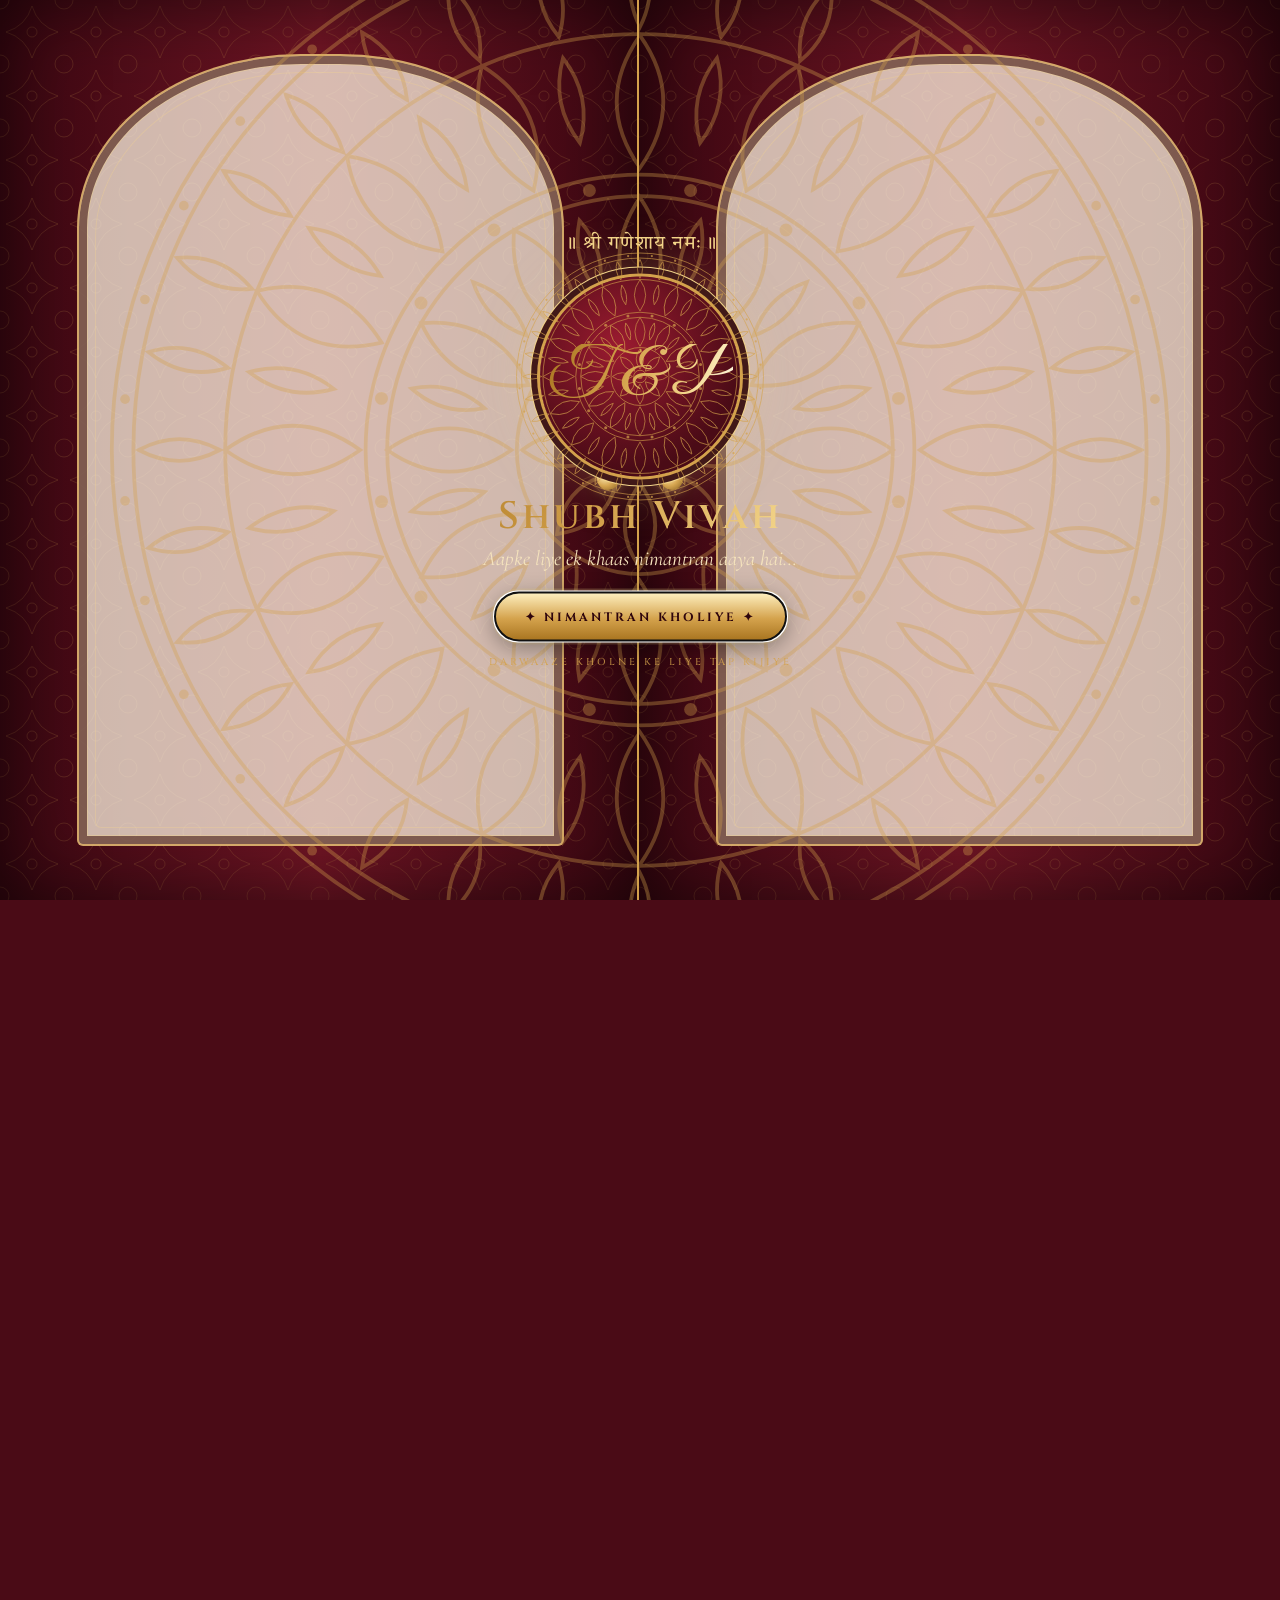
<file: index.html>
<!DOCTYPE html>
<html lang="hi-Latn">
<head>
<meta charset="UTF-8">
<meta name="viewport" content="width=device-width,initial-scale=1">
<meta name="theme-color" content="#4a0b16">
<title>Tanya &amp; Prabhat | Shubh Vivah</title>
<meta name="description" content="Tanya aur Prabhat ke Shubh Vivah mein aapka haardik swagat hai — Goel Regency, Hapur Rd, Pilkhuwa, Uttar Pradesh.">
<meta property="og:title" content="Tanya &amp; Prabhat — Shubh Vivah">
<meta property="og:description" content="Aap saadar aamantrit hain. Nimantran kholiye, tithi scratch kijiye aur aatishbaazi ka mazaa lijiye!">
<meta property="og:image" content="assets/events/baraat.jpg">
<link rel="preconnect" href="https://fonts.googleapis.com"><link rel="preconnect" href="https://fonts.gstatic.com" crossorigin="">
<link href="https://fonts.googleapis.com/css2?family=Cinzel:wght@400;500;600;700&amp;family=Cinzel+Decorative:wght@700;900&amp;family=Cormorant+Garamond:ital,wght@0,400;0,500;0,600;0,700;1,400;1,500&amp;family=Great+Vibes&amp;family=Tiro+Devanagari+Hindi&amp;display=swap" rel="stylesheet">
  <link rel="stylesheet" href="css/palace.css" />
  <script>document.documentElement.classList.add('js','locked')</script>
</head>
<body>

<svg class="sprite" aria-hidden="true"><symbol id="mandala" viewBox="-100 -100 200 200"><g fill="none" stroke="currentColor" stroke-width=".7"><circle r="98"></circle><circle r="94"></circle><path transform="rotate(0.00)" d="M0,-78 Q4,-85.5 0,-93 Q-4,-85.5 0,-78Z"></path><path transform="rotate(11.25)" d="M0,-78 Q4,-85.5 0,-93 Q-4,-85.5 0,-78Z"></path><path transform="rotate(22.50)" d="M0,-78 Q4,-85.5 0,-93 Q-4,-85.5 0,-78Z"></path><path transform="rotate(33.75)" d="M0,-78 Q4,-85.5 0,-93 Q-4,-85.5 0,-78Z"></path><path transform="rotate(45.00)" d="M0,-78 Q4,-85.5 0,-93 Q-4,-85.5 0,-78Z"></path><path transform="rotate(56.25)" d="M0,-78 Q4,-85.5 0,-93 Q-4,-85.5 0,-78Z"></path><path transform="rotate(67.50)" d="M0,-78 Q4,-85.5 0,-93 Q-4,-85.5 0,-78Z"></path><path transform="rotate(78.75)" d="M0,-78 Q4,-85.5 0,-93 Q-4,-85.5 0,-78Z"></path><path transform="rotate(90.00)" d="M0,-78 Q4,-85.5 0,-93 Q-4,-85.5 0,-78Z"></path><path transform="rotate(101.25)" d="M0,-78 Q4,-85.5 0,-93 Q-4,-85.5 0,-78Z"></path><path transform="rotate(112.50)" d="M0,-78 Q4,-85.5 0,-93 Q-4,-85.5 0,-78Z"></path><path transform="rotate(123.75)" d="M0,-78 Q4,-85.5 0,-93 Q-4,-85.5 0,-78Z"></path><path transform="rotate(135.00)" d="M0,-78 Q4,-85.5 0,-93 Q-4,-85.5 0,-78Z"></path><path transform="rotate(146.25)" d="M0,-78 Q4,-85.5 0,-93 Q-4,-85.5 0,-78Z"></path><path transform="rotate(157.50)" d="M0,-78 Q4,-85.5 0,-93 Q-4,-85.5 0,-78Z"></path><path transform="rotate(168.75)" d="M0,-78 Q4,-85.5 0,-93 Q-4,-85.5 0,-78Z"></path><path transform="rotate(180.00)" d="M0,-78 Q4,-85.5 0,-93 Q-4,-85.5 0,-78Z"></path><path transform="rotate(191.25)" d="M0,-78 Q4,-85.5 0,-93 Q-4,-85.5 0,-78Z"></path><path transform="rotate(202.50)" d="M0,-78 Q4,-85.5 0,-93 Q-4,-85.5 0,-78Z"></path><path transform="rotate(213.75)" d="M0,-78 Q4,-85.5 0,-93 Q-4,-85.5 0,-78Z"></path><path transform="rotate(225.00)" d="M0,-78 Q4,-85.5 0,-93 Q-4,-85.5 0,-78Z"></path><path transform="rotate(236.25)" d="M0,-78 Q4,-85.5 0,-93 Q-4,-85.5 0,-78Z"></path><path transform="rotate(247.50)" d="M0,-78 Q4,-85.5 0,-93 Q-4,-85.5 0,-78Z"></path><path transform="rotate(258.75)" d="M0,-78 Q4,-85.5 0,-93 Q-4,-85.5 0,-78Z"></path><path transform="rotate(270.00)" d="M0,-78 Q4,-85.5 0,-93 Q-4,-85.5 0,-78Z"></path><path transform="rotate(281.25)" d="M0,-78 Q4,-85.5 0,-93 Q-4,-85.5 0,-78Z"></path><path transform="rotate(292.50)" d="M0,-78 Q4,-85.5 0,-93 Q-4,-85.5 0,-78Z"></path><path transform="rotate(303.75)" d="M0,-78 Q4,-85.5 0,-93 Q-4,-85.5 0,-78Z"></path><path transform="rotate(315.00)" d="M0,-78 Q4,-85.5 0,-93 Q-4,-85.5 0,-78Z"></path><path transform="rotate(326.25)" d="M0,-78 Q4,-85.5 0,-93 Q-4,-85.5 0,-78Z"></path><path transform="rotate(337.50)" d="M0,-78 Q4,-85.5 0,-93 Q-4,-85.5 0,-78Z"></path><path transform="rotate(348.75)" d="M0,-78 Q4,-85.5 0,-93 Q-4,-85.5 0,-78Z"></path><circle r="77"></circle><path transform="rotate(0.00)" d="M0,-52 Q9,-64.5 0,-77 Q-9,-64.5 0,-52Z"></path><path transform="rotate(22.50)" d="M0,-52 Q9,-64.5 0,-77 Q-9,-64.5 0,-52Z"></path><path transform="rotate(45.00)" d="M0,-52 Q9,-64.5 0,-77 Q-9,-64.5 0,-52Z"></path><path transform="rotate(67.50)" d="M0,-52 Q9,-64.5 0,-77 Q-9,-64.5 0,-52Z"></path><path transform="rotate(90.00)" d="M0,-52 Q9,-64.5 0,-77 Q-9,-64.5 0,-52Z"></path><path transform="rotate(112.50)" d="M0,-52 Q9,-64.5 0,-77 Q-9,-64.5 0,-52Z"></path><path transform="rotate(135.00)" d="M0,-52 Q9,-64.5 0,-77 Q-9,-64.5 0,-52Z"></path><path transform="rotate(157.50)" d="M0,-52 Q9,-64.5 0,-77 Q-9,-64.5 0,-52Z"></path><path transform="rotate(180.00)" d="M0,-52 Q9,-64.5 0,-77 Q-9,-64.5 0,-52Z"></path><path transform="rotate(202.50)" d="M0,-52 Q9,-64.5 0,-77 Q-9,-64.5 0,-52Z"></path><path transform="rotate(225.00)" d="M0,-52 Q9,-64.5 0,-77 Q-9,-64.5 0,-52Z"></path><path transform="rotate(247.50)" d="M0,-52 Q9,-64.5 0,-77 Q-9,-64.5 0,-52Z"></path><path transform="rotate(270.00)" d="M0,-52 Q9,-64.5 0,-77 Q-9,-64.5 0,-52Z"></path><path transform="rotate(292.50)" d="M0,-52 Q9,-64.5 0,-77 Q-9,-64.5 0,-52Z"></path><path transform="rotate(315.00)" d="M0,-52 Q9,-64.5 0,-77 Q-9,-64.5 0,-52Z"></path><path transform="rotate(337.50)" d="M0,-52 Q9,-64.5 0,-77 Q-9,-64.5 0,-52Z"></path><path transform="rotate(11.25)" d="M0,-58 Q4,-66.0 0,-74 Q-4,-66.0 0,-58Z"></path><path transform="rotate(33.75)" d="M0,-58 Q4,-66.0 0,-74 Q-4,-66.0 0,-58Z"></path><path transform="rotate(56.25)" d="M0,-58 Q4,-66.0 0,-74 Q-4,-66.0 0,-58Z"></path><path transform="rotate(78.75)" d="M0,-58 Q4,-66.0 0,-74 Q-4,-66.0 0,-58Z"></path><path transform="rotate(101.25)" d="M0,-58 Q4,-66.0 0,-74 Q-4,-66.0 0,-58Z"></path><path transform="rotate(123.75)" d="M0,-58 Q4,-66.0 0,-74 Q-4,-66.0 0,-58Z"></path><path transform="rotate(146.25)" d="M0,-58 Q4,-66.0 0,-74 Q-4,-66.0 0,-58Z"></path><path transform="rotate(168.75)" d="M0,-58 Q4,-66.0 0,-74 Q-4,-66.0 0,-58Z"></path><path transform="rotate(191.25)" d="M0,-58 Q4,-66.0 0,-74 Q-4,-66.0 0,-58Z"></path><path transform="rotate(213.75)" d="M0,-58 Q4,-66.0 0,-74 Q-4,-66.0 0,-58Z"></path><path transform="rotate(236.25)" d="M0,-58 Q4,-66.0 0,-74 Q-4,-66.0 0,-58Z"></path><path transform="rotate(258.75)" d="M0,-58 Q4,-66.0 0,-74 Q-4,-66.0 0,-58Z"></path><path transform="rotate(281.25)" d="M0,-58 Q4,-66.0 0,-74 Q-4,-66.0 0,-58Z"></path><path transform="rotate(303.75)" d="M0,-58 Q4,-66.0 0,-74 Q-4,-66.0 0,-58Z"></path><path transform="rotate(326.25)" d="M0,-58 Q4,-66.0 0,-74 Q-4,-66.0 0,-58Z"></path><path transform="rotate(348.75)" d="M0,-58 Q4,-66.0 0,-74 Q-4,-66.0 0,-58Z"></path><circle r="51"></circle><circle r="47"></circle><path transform="rotate(0.00)" d="M0,-24 Q8,-35.5 0,-47 Q-8,-35.5 0,-24Z"></path><path transform="rotate(30.00)" d="M0,-24 Q8,-35.5 0,-47 Q-8,-35.5 0,-24Z"></path><path transform="rotate(60.00)" d="M0,-24 Q8,-35.5 0,-47 Q-8,-35.5 0,-24Z"></path><path transform="rotate(90.00)" d="M0,-24 Q8,-35.5 0,-47 Q-8,-35.5 0,-24Z"></path><path transform="rotate(120.00)" d="M0,-24 Q8,-35.5 0,-47 Q-8,-35.5 0,-24Z"></path><path transform="rotate(150.00)" d="M0,-24 Q8,-35.5 0,-47 Q-8,-35.5 0,-24Z"></path><path transform="rotate(180.00)" d="M0,-24 Q8,-35.5 0,-47 Q-8,-35.5 0,-24Z"></path><path transform="rotate(210.00)" d="M0,-24 Q8,-35.5 0,-47 Q-8,-35.5 0,-24Z"></path><path transform="rotate(240.00)" d="M0,-24 Q8,-35.5 0,-47 Q-8,-35.5 0,-24Z"></path><path transform="rotate(270.00)" d="M0,-24 Q8,-35.5 0,-47 Q-8,-35.5 0,-24Z"></path><path transform="rotate(300.00)" d="M0,-24 Q8,-35.5 0,-47 Q-8,-35.5 0,-24Z"></path><path transform="rotate(330.00)" d="M0,-24 Q8,-35.5 0,-47 Q-8,-35.5 0,-24Z"></path><path transform="rotate(15.00)" d="M0,-30 Q3.5,-37.0 0,-44 Q-3.5,-37.0 0,-30Z"></path><path transform="rotate(45.00)" d="M0,-30 Q3.5,-37.0 0,-44 Q-3.5,-37.0 0,-30Z"></path><path transform="rotate(75.00)" d="M0,-30 Q3.5,-37.0 0,-44 Q-3.5,-37.0 0,-30Z"></path><path transform="rotate(105.00)" d="M0,-30 Q3.5,-37.0 0,-44 Q-3.5,-37.0 0,-30Z"></path><path transform="rotate(135.00)" d="M0,-30 Q3.5,-37.0 0,-44 Q-3.5,-37.0 0,-30Z"></path><path transform="rotate(165.00)" d="M0,-30 Q3.5,-37.0 0,-44 Q-3.5,-37.0 0,-30Z"></path><path transform="rotate(195.00)" d="M0,-30 Q3.5,-37.0 0,-44 Q-3.5,-37.0 0,-30Z"></path><path transform="rotate(225.00)" d="M0,-30 Q3.5,-37.0 0,-44 Q-3.5,-37.0 0,-30Z"></path><path transform="rotate(255.00)" d="M0,-30 Q3.5,-37.0 0,-44 Q-3.5,-37.0 0,-30Z"></path><path transform="rotate(285.00)" d="M0,-30 Q3.5,-37.0 0,-44 Q-3.5,-37.0 0,-30Z"></path><path transform="rotate(315.00)" d="M0,-30 Q3.5,-37.0 0,-44 Q-3.5,-37.0 0,-30Z"></path><path transform="rotate(345.00)" d="M0,-30 Q3.5,-37.0 0,-44 Q-3.5,-37.0 0,-30Z"></path><circle r="23"></circle><path transform="rotate(0.00)" d="M0,-6 Q6,-14.0 0,-22 Q-6,-14.0 0,-6Z"></path><path transform="rotate(45.00)" d="M0,-6 Q6,-14.0 0,-22 Q-6,-14.0 0,-6Z"></path><path transform="rotate(90.00)" d="M0,-6 Q6,-14.0 0,-22 Q-6,-14.0 0,-6Z"></path><path transform="rotate(135.00)" d="M0,-6 Q6,-14.0 0,-22 Q-6,-14.0 0,-6Z"></path><path transform="rotate(180.00)" d="M0,-6 Q6,-14.0 0,-22 Q-6,-14.0 0,-6Z"></path><path transform="rotate(225.00)" d="M0,-6 Q6,-14.0 0,-22 Q-6,-14.0 0,-6Z"></path><path transform="rotate(270.00)" d="M0,-6 Q6,-14.0 0,-22 Q-6,-14.0 0,-6Z"></path><path transform="rotate(315.00)" d="M0,-6 Q6,-14.0 0,-22 Q-6,-14.0 0,-6Z"></path><circle r="5"></circle></g><g fill="currentColor"><circle cx="9.41" cy="-95.54" r="0.9"></circle><circle cx="27.87" cy="-91.87" r="0.9"></circle><circle cx="45.25" cy="-84.66" r="0.9"></circle><circle cx="60.90" cy="-74.21" r="0.9"></circle><circle cx="74.21" cy="-60.90" r="0.9"></circle><circle cx="84.66" cy="-45.25" r="0.9"></circle><circle cx="91.87" cy="-27.87" r="0.9"></circle><circle cx="95.54" cy="-9.41" r="0.9"></circle><circle cx="95.54" cy="9.41" r="0.9"></circle><circle cx="91.87" cy="27.87" r="0.9"></circle><circle cx="84.66" cy="45.25" r="0.9"></circle><circle cx="74.21" cy="60.90" r="0.9"></circle><circle cx="60.90" cy="74.21" r="0.9"></circle><circle cx="45.25" cy="84.66" r="0.9"></circle><circle cx="27.87" cy="91.87" r="0.9"></circle><circle cx="9.41" cy="95.54" r="0.9"></circle><circle cx="-9.41" cy="95.54" r="0.9"></circle><circle cx="-27.87" cy="91.87" r="0.9"></circle><circle cx="-45.25" cy="84.66" r="0.9"></circle><circle cx="-60.90" cy="74.21" r="0.9"></circle><circle cx="-74.21" cy="60.90" r="0.9"></circle><circle cx="-84.66" cy="45.25" r="0.9"></circle><circle cx="-91.87" cy="27.87" r="0.9"></circle><circle cx="-95.54" cy="9.41" r="0.9"></circle><circle cx="-95.54" cy="-9.41" r="0.9"></circle><circle cx="-91.87" cy="-27.87" r="0.9"></circle><circle cx="-84.66" cy="-45.25" r="0.9"></circle><circle cx="-74.21" cy="-60.90" r="0.9"></circle><circle cx="-60.90" cy="-74.21" r="0.9"></circle><circle cx="-45.25" cy="-84.66" r="0.9"></circle><circle cx="-27.87" cy="-91.87" r="0.9"></circle><circle cx="-9.41" cy="-95.54" r="0.9"></circle><circle cx="9.56" cy="-48.06" r="1.2"></circle><circle cx="27.22" cy="-40.74" r="1.2"></circle><circle cx="40.74" cy="-27.22" r="1.2"></circle><circle cx="48.06" cy="-9.56" r="1.2"></circle><circle cx="48.06" cy="9.56" r="1.2"></circle><circle cx="40.74" cy="27.22" r="1.2"></circle><circle cx="27.22" cy="40.74" r="1.2"></circle><circle cx="9.56" cy="48.06" r="1.2"></circle><circle cx="-9.56" cy="48.06" r="1.2"></circle><circle cx="-27.22" cy="40.74" r="1.2"></circle><circle cx="-40.74" cy="27.22" r="1.2"></circle><circle cx="-48.06" cy="9.56" r="1.2"></circle><circle cx="-48.06" cy="-9.56" r="1.2"></circle><circle cx="-40.74" cy="-27.22" r="1.2"></circle><circle cx="-27.22" cy="-40.74" r="1.2"></circle><circle cx="-9.56" cy="-48.06" r="1.2"></circle><circle r="2"></circle></g></symbol><symbol id="divider" viewBox="0 0 240 30"><g fill="none" stroke="currentColor" stroke-width="1"><path d="M0 15H86M154 15H240"></path><path d="M90 15l6-5 6 5-6 5z M138 15l6-5 6 5-6 5z"></path><path d="M120 2C127 9 127 20 120 27C113 20 113 9 120 2Z"></path><path d="M120 27C111 25 104 18 104 9C112 11 118 18 120 27Z"></path><path d="M120 27C129 25 136 18 136 9C128 11 122 18 120 27Z"></path></g><circle cx="80" cy="15" r="1.6" fill="currentColor"></circle><circle cx="160" cy="15" r="1.6" fill="currentColor"></circle></symbol><defs><radialGradient id="lgGlow" cx="50%" cy="45%" r="60%"><stop offset="0" stop-color="#fff3c4"></stop><stop offset=".55" stop-color="#ffbf47"></stop><stop offset="1" stop-color="#e8821c"></stop></radialGradient><linearGradient id="chGold" x1="0" y1="0" x2="0" y2="1"><stop offset="0" stop-color="#fff1c1"></stop><stop offset=".55" stop-color="#d4a24c"></stop><stop offset="1" stop-color="#a8741f"></stop></linearGradient></defs>
<symbol id="lantern" viewBox="0 0 34 64"><circle cx="17" cy="3" r="2.5" fill="none" stroke="#d4a24c" stroke-width="1.2"></circle><path d="M6 16Q17 2 28 16Z" fill="#d4a24c"></path><rect x="5" y="16" width="24" height="30" rx="5" fill="url(#lgGlow)" stroke="#d4a24c" stroke-width="1.5"></rect><path d="M12 17V45M17 17V45M22 17V45" stroke="#a8741f" stroke-opacity=".6"></path><path d="M7 46H27L22 53H12Z" fill="#d4a24c"></path><path d="M15 53L17 63L19 53Z" fill="#e8821c"></path></symbol>
<symbol id="kalash" viewBox="0 0 60 72"><g fill="none" stroke="currentColor" stroke-width="1.6" stroke-linejoin="round"><ellipse cx="30" cy="13" rx="7" ry="9" fill="currentColor" fill-opacity=".18"></ellipse><path d="M30 22C18 18 10 20 4 26C14 28 22 26 30 22Z M30 22C42 18 50 20 56 26C46 28 38 26 30 22Z M30 22C22 14 16 12 10 14C16 20 24 22 30 22Z M30 22C38 14 44 12 50 14C44 20 36 22 30 22Z" fill="currentColor" fill-opacity=".12"></path><rect x="18" y="23" width="24" height="5" rx="2"></rect><path d="M20 28C6 40 8 60 22 66H38C52 60 54 40 40 28Z" fill="currentColor" fill-opacity=".1"></path><path d="M10.5 44H49.5M10.5 49H49.5"></path><circle cx="30" cy="57" r="3"></circle><path d="M22 66L20 70H40L38 66"></path></g></symbol>
<symbol id="chhatri" viewBox="0 0 200 60"><path d="M0 60C0 44 16 38 34 36C62 33 82 22 94 8L100 0L106 8C118 22 138 33 166 36C184 38 200 44 200 60Z" fill="url(#chGold)"></path><path d="M14 60C14 50 26 46 40 45C66 43 86 34 100 18C114 34 134 43 160 45C174 46 186 50 186 60" fill="none" stroke="#6e1423" stroke-width="1.5" stroke-opacity=".55"></path><g fill="#6e1423" fill-opacity=".45"><circle cx="30" cy="54" r="2"></circle><circle cx="55" cy="50" r="2"></circle><circle cx="80" cy="44" r="2"></circle><circle cx="100" cy="34" r="2.4"></circle><circle cx="120" cy="44" r="2"></circle><circle cx="145" cy="50" r="2"></circle><circle cx="170" cy="54" r="2"></circle></g></symbol>
<symbol id="rings" viewBox="0 0 120 80"><circle cx="47" cy="52" r="22" fill="none" stroke="currentColor" stroke-width="5"></circle><circle cx="73" cy="52" r="22" fill="none" stroke="#e0b25c" stroke-width="5"></circle><path d="M60 12C56 5 46 7 48 15C50 21 60 26 60 26S70 21 72 15C74 7 64 5 60 12Z" fill="#9b1b30"></path></symbol>
<symbol id="ico-phone" viewBox="0 0 24 24"><path fill="currentColor" d="M6.6 10.8a15.1 15.1 0 0 0 6.6 6.6l2.2-2.2c.3-.3.7-.4 1-.2 1.1.4 2.3.6 3.6.6.6 0 1 .4 1 1V20c0 .6-.4 1-1 1A17 17 0 0 1 3 4c0-.6.4-1 1-1h3.5c.6 0 1 .4 1 1 0 1.3.2 2.5.6 3.6.1.3 0 .7-.2 1z"></path></symbol>
<symbol id="ico-chat" viewBox="0 0 24 24"><path fill="currentColor" d="M12 2a10 10 0 0 0-8.6 15.1L2 22l5-1.3A10 10 0 1 0 12 2zm0 18.2c-1.6 0-3.1-.4-4.4-1.2l-.3-.2-3 .8.8-2.9-.2-.3A8.2 8.2 0 1 1 12 20.2z"></path></symbol>
<symbol id="ico-firework" viewBox="0 0 32 32"><g stroke="currentColor" stroke-width="2.2" stroke-linecap="round"><path d="M16 3v5M16 24v5M3 16h5M24 16h5M6.8 6.8l3.6 3.6M21.6 21.6l3.6 3.6M6.8 25.2l3.6-3.6M21.6 10.4l3.6-3.6"></path></g><circle cx="16" cy="16" r="3.2" fill="currentColor"></circle></symbol>
</svg>

<!-- Palace doors -->
<div class="gate" id="gate" role="dialog" aria-label="Nimantran kholiye">
  <div class="door l" aria-hidden="true"><div class="panel"></div><svg class="mandala"><use href="#mandala"></use></svg><span class="knob"></span></div>
  <div class="door r" aria-hidden="true"><div class="panel"></div><svg class="mandala"><use href="#mandala"></use></svg><span class="knob"></span></div>
  <div class="seal">
    <div class="ganesh">॥ श्री गणेशाय नमः ॥</div>
    <div class="medallion"><svg class="mandala" aria-hidden="true"><use href="#mandala"></use></svg><span class="shimmer">T&nbsp;&amp;&nbsp;P</span></div>
    <h2 class="shimmer">Shubh Vivah</h2>
    <p>Aapke liye ek khaas nimantran aaya hai…</p>
    <button class="open-btn" id="openGate">✦ Nimantran Kholiye ✦</button>
    <span class="tap-hint">Darwaaze kholne ke liye tap kijiye</span>
  </div>
</div>

<canvas id="fx" aria-hidden="true"></canvas></canvas>
<div class="petals" id="petals" aria-hidden="true"></div>

<div class="toran" aria-hidden="true"></div>
<nav aria-label="Mukhya">
  <a href="#home">Ghar</a>
  <a href="#jodi">Jodi</a>
  <a href="#tithi">Shubh Tithi</a>
  <a href="#nimantran">Nimantran</a>
  <a href="#karyakram">Vivah</a>
  <a href="#sthal">Sthal</a>
  <a href="#sampark">Sampark</a>
</nav>

<!-- Hero -->
<header class="hero" id="home">
  <svg class="mandala big" aria-hidden="true"><use href="#mandala"></use></svg>
  <svg class="mandala corner c1" aria-hidden="true"><use href="#mandala"></use></svg>
  <svg class="mandala corner c2" aria-hidden="true"><use href="#mandala"></use></svg>
  <svg class="mandala corner c3" aria-hidden="true"><use href="#mandala"></use></svg>
  <svg class="mandala corner c4" aria-hidden="true"><use href="#mandala"></use></svg>
  <div class="lanterns" aria-hidden="true">
    <div class="lantern" style="left:7%;--h:150px;--sw:3.6s"><svg viewBox="0 0 34 64"><use href="#lantern"></use></svg></div>
    <div class="lantern hide-sm" style="left:20%;--h:100px;--sw:4.4s"><svg viewBox="0 0 34 64"><use href="#lantern"></use></svg></div>
    <div class="lantern hide-sm" style="right:20%;--h:110px;--sw:4s"><svg viewBox="0 0 34 64"><use href="#lantern"></use></svg></div>
    <div class="lantern" style="right:7%;--h:160px;--sw:3.2s"><svg viewBox="0 0 34 64"><use href="#lantern"></use></svg></div>
  </div>
  <div class="arch-wrap">
    <svg class="arch" viewBox="0 0 400 600" preserveAspectRatio="none" aria-hidden="true">
      <path class="arch-fill" d="M10 600V250C10 170 70 120 140 95C175 82 192 55 200 18C208 55 225 82 260 95C330 120 390 170 390 250V600Z"></path>
      <path class="arch-line" d="M10 600V250C10 170 70 120 140 95C175 82 192 55 200 18C208 55 225 82 260 95C330 120 390 170 390 250V600"></path>
      <path class="arch-line thin" d="M24 600V254C24 180 80 134 146 110C180 97 195 74 200 46C205 74 220 97 254 110C320 134 376 180 376 254V600"></path>
    </svg>
    <div class="finial" aria-hidden="true">✦</div>
    <div class="hero-content">
      <div class="ganesh" style="--i:0">॥ श्री गणेशाय नमः ॥</div>
      <div class="shubh gold-text" lang="hi" style="--i:1">शुभ विवाह</div>
      <svg class="divider" aria-hidden="true" style="--i:2"><use href="#divider"></use></svg>
      <div class="eyebrow" style="--i:3">Parivaar sahit · aapko saadar aamantrit karte hain</div>
      <h1 class="names shimmer" style="--i:4">Tanya <span class="amp">&amp;</span> Prabhat</h1>
      <div class="tagline" style="--i:5">Ek pyaari si shuruaat, saat janmon ka saath.</div>
      <svg class="divider" aria-hidden="true" style="--i:6"><use href="#divider"></use></svg>
      <div class="place" style="--i:7">Goel Regency · Pilkhuwa · Uttar Pradesh</div>
      <div class="btn-row" style="--i:8">
        <a class="royal-btn solid" href="#tithi">✦ Tithi Scratch Kijiye</a>
        <a class="royal-btn" href="#nimantran">Nimantran Padhiye</a>
      </div>
    </div>
  </div>
  <div class="hero-hint" aria-hidden="true">Kahin bhi tap kijiye — aatishbaazi! <b>⌄</b></div>
</header>

<!-- Ganesh vandana -->
<section class="vandana light">
  <svg class="mandala m-left" aria-hidden="true"><use href="#mandala"></use></svg>
  <svg class="mandala m-right" aria-hidden="true"><use href="#mandala"></use></svg>
  <div class="wrap">
    <div class="ganesh-frame reveal zoom in">
      <svg class="mandala halo" aria-hidden="true"><use href="#mandala"></use></svg>
      <img src="assets/royal/ganesha-ornate.png" width="250" height="250" alt="Swarn rekhaon mein kamal par virajmaan Shri Ganesh" loading="lazy">
    </div>
    <div class="stagger reveal in">
      <p class="shloka" style="--i:0"><strong>॥ Shri Ganeshaay Namah ॥</strong>Vakratunda Mahakaaya Suryakoti Samaprabhah,<br>Nirvighnam Kuru Me Deva Sarva-Kaaryeshu Sarvada ॥</p>
      <svg class="divider" aria-hidden="true" style="--i:1"><use href="#divider"></use></svg>
      <p class="shloka" style="--i:2">Vighn Haran Mangal Karan, Shri Ganpati Maharaj,<br>Pratham Nimantran Aapko, Pooran Kariyo Kaaj ॥</p>
    </div>
  </div>
</section>

<!-- Couple miniatures -->
<section class="dark" id="jodi">
  <div class="wrap">
    <div class="head reveal in">
      <div class="kicker">Do parivaar · ek pavitra bandhan</div>
      <h2 class="title">Raja-Rani Ki Jodi</h2>
      <svg class="divider" aria-hidden="true"><use href="#divider"></use></svg>
      <p class="story-copy">Kuch pal yaadein ban jaate hain, aur kuch pal poori zindagi ki shuruaat. Bade-buzurgon ke aashirvaad aur apno ke pyaar ke saath, Tanya aur Prabhat apne naye safar ki shuruaat kar rahe hain — aur is khushi mein aapka saath hamare liye sabse anmol tohfa hoga.</p>
    </div>

    <article class="couple-card reveal zoom in">
      <svg class="mandala cc1" aria-hidden="true"><use href="#mandala"></use></svg>
      <svg class="mandala cc2" aria-hidden="true"><use href="#mandala"></use></svg>
      <svg class="cc-kalash l" viewBox="0 0 60 72" aria-hidden="true"><use href="#kalash"></use></svg>
      <svg class="cc-kalash r" viewBox="0 0 60 72" aria-hidden="true"><use href="#kalash"></use></svg>
      <div class="cc-head">
        <div class="kicker">Shubh Vivah</div>
        <div class="hi">॥ वर-वधू ॥</div>
      </div>
      <div class="cc-grid">
        <figure class="mini bride reveal from-l in">
          <div class="floaty"><div class="jharokha tilt" style="">
            <svg class="chhatri" viewBox="0 0 200 60" preserveAspectRatio="none" aria-hidden="true"><use href="#chhatri"></use></svg>
            <div class="frame"><img src="assets/royal/bride-miniature.png" width="586" height="1010" alt="Lal-sunehri lehenge mein kamal liye dulhan ki Rajasthani laghu-chitra shaili mein painting" loading="lazy"></div>
            <div class="ledge"></div>
          </div></div>
          <figcaption>
            <span class="pre">Aayu.</span>
            <span class="nm">Tanya</span>
            <p class="rel"><b>Suputri</b>Shrimati Babita Goyal evam Shri Rajeev Goyal</p>
          </figcaption>
        </figure>

        <div class="sang" aria-hidden="true">
          <small>Saat Phere</small>
          <svg class="rings" viewBox="0 0 120 80"><use href="#rings"></use></svg>
          <span>sang</span>
          <small>Saat Vachan</small>
        </div>

        <figure class="mini groom reveal from-r in">
          <div class="floaty"><div class="jharokha tilt" style="">
            <svg class="chhatri" viewBox="0 0 200 60" preserveAspectRatio="none" aria-hidden="true"><use href="#chhatri"></use></svg>
            <div class="frame"><img src="assets/royal/groom-miniature.png" width="728" height="1140" alt="Kesariya safa aur sunehri sherwani mein gulaab liye dulhe ki Rajasthani laghu-chitra shaili mein painting" loading="lazy"></div>
            <div class="ledge"></div>
          </div></div>
          <figcaption>
            <span class="pre">Chi.</span>
            <span class="nm">Prabhat</span>
            <p class="rel"><b>Suputra</b>Shrimati Monika Goyal evam Shri Lokesh Mohan Goyal</p>
          </figcaption>
        </figure>
      </div>
      <div class="cc-foot">
        <svg class="divider" aria-hidden="true" style="color:var(--gold-dk)"><use href="#divider"></use></svg>
        <div class="vivah gold-text">!! Shubh Vivahotsav !!</div>
      </div>
    </article>
  </div>
</section>

<!-- Scratch to reveal date -->
<section class="dark" id="tithi" style="border-top:3px double var(--gold)">
  <div class="wrap">
    <div class="head reveal in">
      <div class="kicker">Shubh muhurat ka raaz</div>
      <h2 class="title">Shubh Tithi</h2>
      <div class="subtitle">Ungli ya mouse se sunehri parat ko scratch kijiye aur tithi jaaniye ✨</div>
    </div>
    <div class="scratch-zone reveal zoom in">
      <div class="scratch-card touched revealed" id="scratchCard">
        <div class="scratch-under">
          <svg class="mandala" aria-hidden="true"><use href="#mandala"></use></svg>
          <div class="sc-day">Somvaar</div>
          <div class="sc-date">14</div>
          <div class="sc-month">December · 2026</div>
          <div class="sc-note">Shubh Vivah · Shaam 7:00 baje</div>
        </div>
        <canvas id="scratch" role="img" aria-label="Sunehri parat — scratch karke tithi dekhiye" width="575" height="350" class="done"></canvas>
        <span class="coin-hint" aria-hidden="true">₹</span>
      </div>
      <div class="scratch-tools" id="scratchTools" style="visibility: hidden;">Scratch nahi ho raha? <button class="linkish" id="revealBtn" type="button">Seedha dekhiye</button></div>
    </div>
    <div class="after-reveal show" id="afterReveal" aria-live="polite">
      <h3>Tithi yaad rakhiyega!</h3>
      <div class="subtitle">Ghadi ki suiyaan us shubh pal ki taraf badh rahi hain…</div>
      <div class="timer">
        <div class="unitbox"><span class="number gold-text tick" id="days">24</span><span class="label">Din</span></div>
        <div class="unitbox"><span class="number gold-text tick" id="hours">18</span><span class="label">Ghante</span></div>
        <div class="unitbox"><span class="number gold-text tick" id="minutes">23</span><span class="label">Minute</span></div>
        <div class="unitbox"><span class="number gold-text tick" id="seconds">48</span><span class="label">Second</span></div>
      </div>
      <div class="btn-row">
        <a class="royal-btn solid" target="_blank" rel="noopener" href="https://calendar.google.com/calendar/render?action=TEMPLATE&amp;text=Tanya+%26+Prabhat+ka+Shubh+Vivah&amp;dates=20261214T133000Z/20261214T203000Z&amp;location=Goel+Regency%2C+Hapur+Rd%2C+Pilkhuwa%2C+Uttar+Pradesh+245304&amp;details=Shubh+Vivah+shaam+7+baje">Calendar Mein Jodiye</a>
        <button class="royal-btn" type="button" data-fireworks="">Aatishbaazi Chalaiye 🎆</button>
      </div>
    </div>
  </div>
</section>

<!-- Formal invitation -->
<section class="invitation light" id="nimantran">
  <svg class="mandala m-left" aria-hidden="true"><use href="#mandala"></use></svg>
  <svg class="mandala m-right" aria-hidden="true"><use href="#mandala"></use></svg>
  <div class="wrap reveal in">
    <div class="invite-card">
      <svg class="mandala ic1" aria-hidden="true"><use href="#mandala"></use></svg>
      <svg class="mandala ic2" aria-hidden="true"><use href="#mandala"></use></svg>
      <svg class="mandala ic3" aria-hidden="true"><use href="#mandala"></use></svg>
      <svg class="mandala ic4" aria-hidden="true"><use href="#mandala"></use></svg>
      <div class="kalash-row" aria-hidden="true"><svg viewBox="0 0 60 72"><use href="#kalash"></use></svg><svg viewBox="0 0 60 72"><use href="#kalash"></use></svg></div>
      <div class="ganesh" lang="hi">॥ श्री गणेशाय नमः ॥</div>
      <div class="kicker">Aapki upasthiti hamara saubhagya</div>
      <h2 class="title">Nimantran</h2>
      <svg class="divider" aria-hidden="true"><use href="#divider"></use></svg>
      <div class="stagger reveal in">
        <p style="--i:0"><em>Param Snehi Swajan,</em></p>
        <p style="--i:1">Parampita Parmatma ki aseem anukampa se</p>
        <p class="lead" style="--i:2">Shrimati Babita Goyal evam Shri Rajeev Goyal</p>
        <p style="--i:3">apni priya suputri</p>
        <div class="invite-name" style="--i:4"><small>Aayu.</small>Tanya</div>
        <p class="lineage" style="--i:5">(Supautri Swa. Shrimati Premvati Goyal evam Swa. Shri Rajendra Goyal)</p>
        <div class="sang-mini" style="--i:6">sang</div>
        <div class="invite-name" style="--i:7"><small>Chi.</small>Prabhat</div>
        <p class="lineage" style="--i:8">(Suputra Shrimati Monika Goyal evam Shri Lokesh Mohan Goyal)</p>
        <p style="--i:9">Nivasi — Krishna Ganj, Pilkhuwa, Zila — Hapur</p>
        <p style="--i:10">ke</p>
        <div class="vivahotsav" style="--i:11">!! Shubh-Vivahotsav !!</div>
        <p style="--i:12">ki paavan bela par aapko saadar aamantrit karte hain. Kripya samay par padhaar kar nav-yugal ko bhaavi jeevan ke liye apne snehil aashirvaad se abhisinchit karein.</p>
      </div>
    </div>
  </div>
</section>

<!-- Wedding only -->
<section class="dark" id="karyakram">
  <div class="stars" aria-hidden="true"></div>
  <div class="wrap">
    <div class="head reveal in">
      <div class="kicker">Ek shubh din</div>
      <h2 class="title">Shubh Vivah</h2>
      <svg class="divider" aria-hidden="true"><use href="#divider"></use></svg>
    </div>

    <div class="day-tag reveal in">Somvaar · 14 December 2026</div>
    <div class="events">
      <article class="event wide reveal zoom in">
        <div class="pic"><img src="assets/events/baraat.jpg" width="800" height="500" alt="Shubh vivah samaaroh — mandap aur blessings" loading="lazy"></div>
        <div class="body">
          <span class="alias">Vivah</span>
          <h3>Shubh Vivah</h3>
          <div class="time">Shaam 7:00 Baje</div>
          <p>Goel Regency, Pilkhuwa par pheron ke saath bandhega saat janmon ka saath — aapke aashirvaad ki prateeksha hai.</p>
        </div>
      </article>
    </div>
  </div>
</section>

<!-- Baal aagrah + blessings -->
<section class="light">
  <svg class="mandala m-left" aria-hidden="true"><use href="#mandala"></use></svg>
  <svg class="mandala m-right" aria-hidden="true"><use href="#mandala"></use></svg>
  <div class="wrap">
    <div class="head reveal in">
      <div class="kicker">Pyaar bhari guzarish</div>
      <h2 class="title">Aapka Intezaar Hai</h2>
    </div>
    <div class="aagrah-grid stagger reveal in">
      <div class="panel" style="--i:0">
        <h3>Darshanabhilashi</h3>
        <ul><li>Shri Krishna Murari Agarwal</li><li>Shri Alok Agarwal</li></ul>
      </div>
      <div class="panel kid" style="--i:1">
        <span class="balloon b1" aria-hidden="true"></span><span class="balloon b2" aria-hidden="true"></span>
        <h3>:: Baal Aagrah ::</h3>
        <p>Sardi ka mausam hai, sardi se na ghabraana,<br>Hamari mausi ki shaadi mein zaroor-zaroor aana….</p>
        <div class="by">— Anshi Singhal (Chahat)</div>
      </div>
      <div class="panel" style="--i:2">
        <h3>Vineet</h3>
        <ul><li>Yash Agarwal</li><li>Bhavya Agarwal</li><li>Aman Agarwal</li></ul>
      </div>
    </div>
  </div>
</section>

<!-- Venue -->
<section class="venue dark" id="sthal">
  <div class="wrap reveal in">
    <div class="head">
      <div class="kicker">Hum aapka swagat karne ko utsuk hain</div>
      <h2 class="title">Vivah Sthal</h2>
      <div class="subtitle">Goel Regency, Pilkhuwa</div>
    </div>
    <div class="venue-card">
      <svg class="divider" aria-hidden="true" style="color:var(--gold-dk)"><use href="#divider"></use></svg>
      <h3>Goel Regency</h3>
      <address class="venue-address">Hapur Rd, Pilkhuwa<br>Uttar Pradesh 245304</address>
      <div class="timings"><span>Shubh Vivah · 7:00 PM</span></div>
      <div class="map-embed">
        <iframe title="Goel Regency, Hapur Rd, Pilkhuwa ka naksha" src="https://maps.google.com/maps?q=Goel+Regency%2C+Hapur+Rd%2C+Pilkhuwa%2C+Uttar+Pradesh+245304&amp;output=embed" loading="lazy" referrerpolicy="no-referrer-when-downgrade" allowfullscreen=""></iframe>
      </div>
      <a class="map-btn" href="https://www.google.com/maps/search/?api=1&amp;query=Goel+Regency%2C+Hapur+Rd%2C+Pilkhuwa%2C+Uttar+Pradesh+245304" target="_blank" rel="noopener">Raasta Dekhiye ↗</a>
    </div>
  </div>
</section>

<!-- Contact -->
<section class="light" id="sampark">
  <div class="wrap">
    <div class="head reveal in">
      <div class="kicker">Kisi bhi jaankari ke liye</div>
      <h2 class="title">Sampark Karein</h2>
      <div class="subtitle">Baat karni ho ya raasta poochhna ho — bas ek call kijiye</div>
    </div>
    <div class="contacts stagger reveal in">
      <div class="contact" style="--i:0">
        <div class="seal-ico" aria-hidden="true">R</div>
        <h3>Rajeev Goyal</h3>
        <div class="phone">+91 92584 72356</div>
        <div class="acts">
          <a class="call" href="tel:+919258472356"><svg viewBox="0 0 24 24" aria-hidden="true"><use href="#ico-phone"></use></svg>Call Karein</a>
          <a class="wa" href="https://wa.me/919258472356" target="_blank" rel="noopener"><svg viewBox="0 0 24 24" aria-hidden="true"><use href="#ico-chat"></use></svg>WhatsApp</a>
        </div>
      </div>
      <div class="contact" style="--i:1">
        <div class="seal-ico" aria-hidden="true">D</div>
        <h3>Darpan Goyal</h3>
        <div class="phone">+91 92591 25523</div>
        <div class="acts">
          <a class="call" href="tel:+919259125523"><svg viewBox="0 0 24 24" aria-hidden="true"><use href="#ico-phone"></use></svg>Call Karein</a>
          <a class="wa" href="https://wa.me/919259125523" target="_blank" rel="noopener"><svg viewBox="0 0 24 24" aria-hidden="true"><use href="#ico-chat"></use></svg>WhatsApp</a>
        </div>
      </div>
    </div>
    <p class="addr reveal in">Mo. Beechpatti, Pilkhuwa (Hapur)</p>
  </div>
</section>

<footer class="footer" id="footer">
  <div class="names shimmer">Tanya &amp; Prabhat</div>
  <svg class="divider" aria-hidden="true"><use href="#divider"></use></svg>
  <p class="thanks">Aapke aane se hamari khushiyaan doguni ho jaayengi — intezaar rahega!</p>
  <p>14 December 2026 · Goel Regency, Pilkhuwa</p>
  <div class="btn-row"><button class="royal-btn" type="button" data-fireworks="">Aatishbaazi Chalaiye 🎆</button></div>
  <div class="ganesh" lang="hi">॥ शुभ विवाह ॥</div>
</footer>

<button class="fab" type="button" data-fireworks="" aria-label="Aatishbaazi chalaiye">
  <svg viewBox="0 0 32 32" aria-hidden="true"><use href="#ico-firework"></use></svg>
  <span class="lbl">Aatishbaazi!</span>
</button>

<script src="js/palace.js" defer></script>
</body>
</html>
</file>
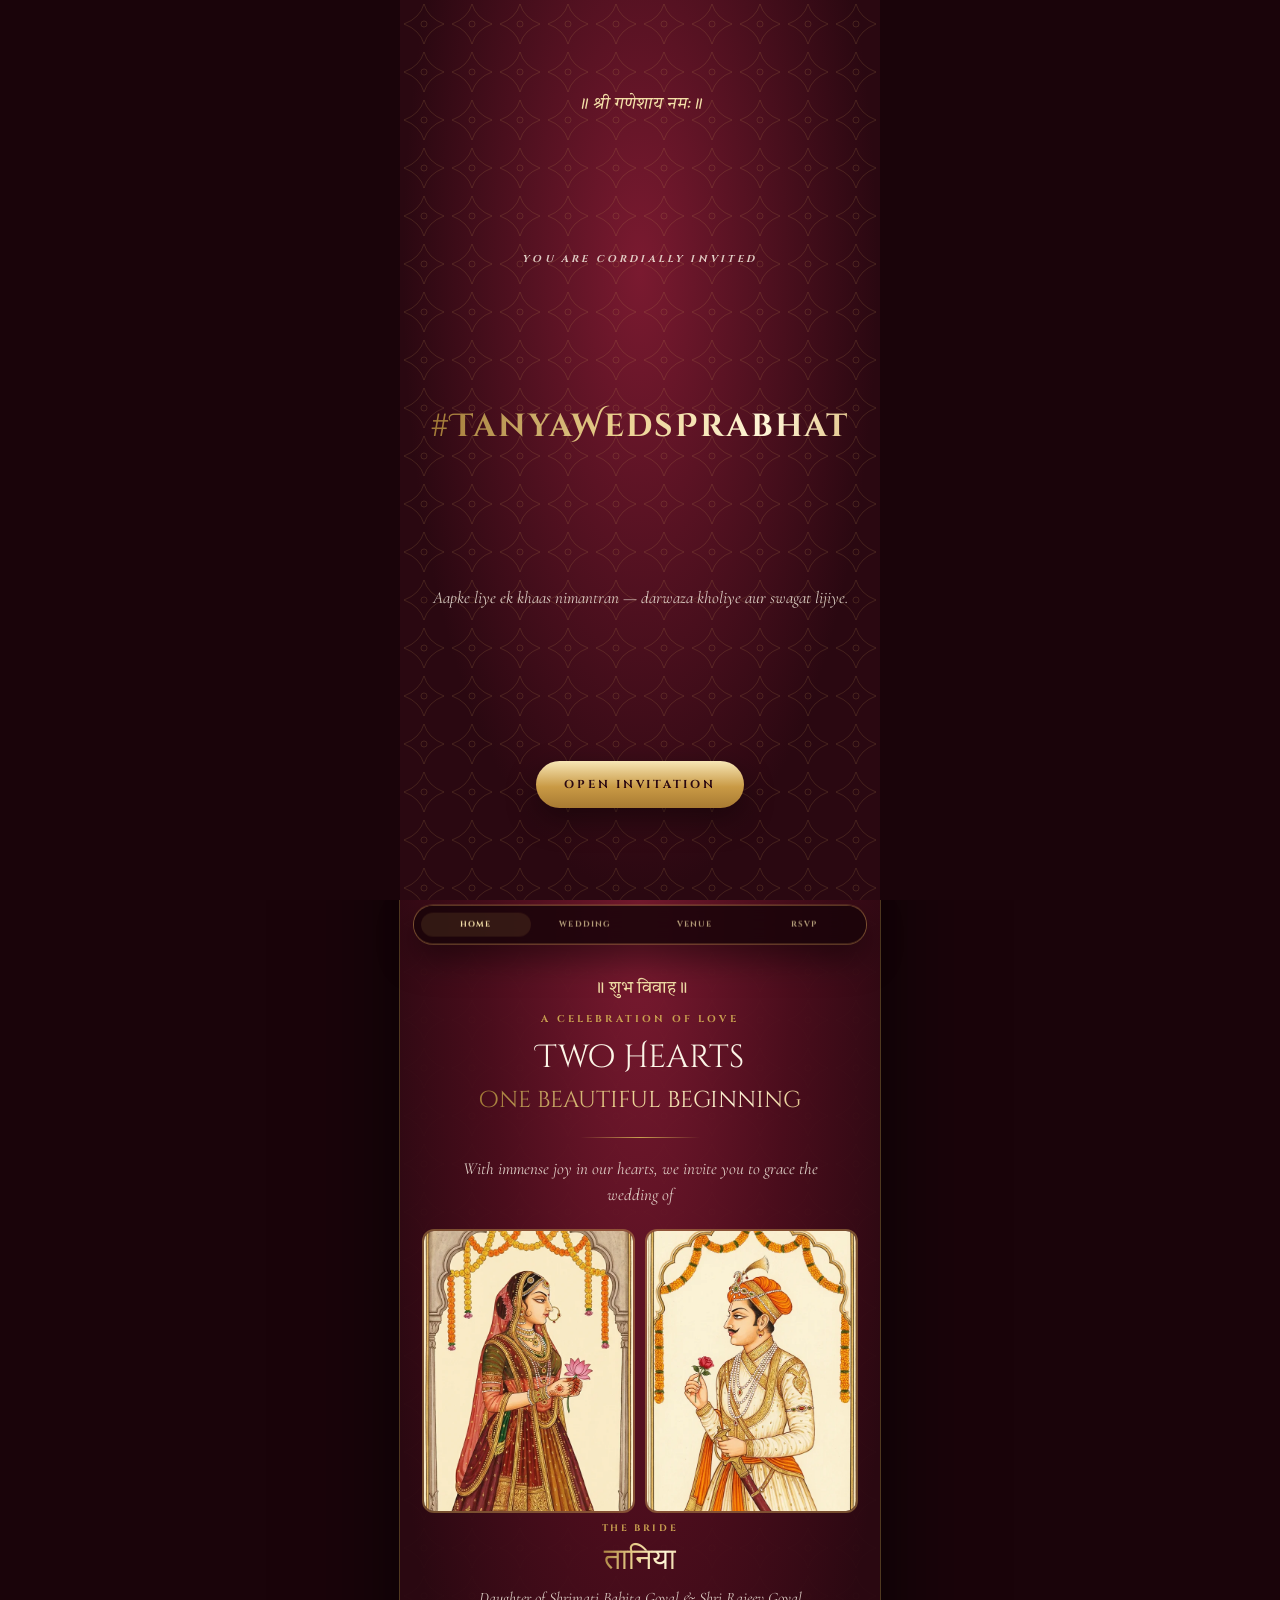
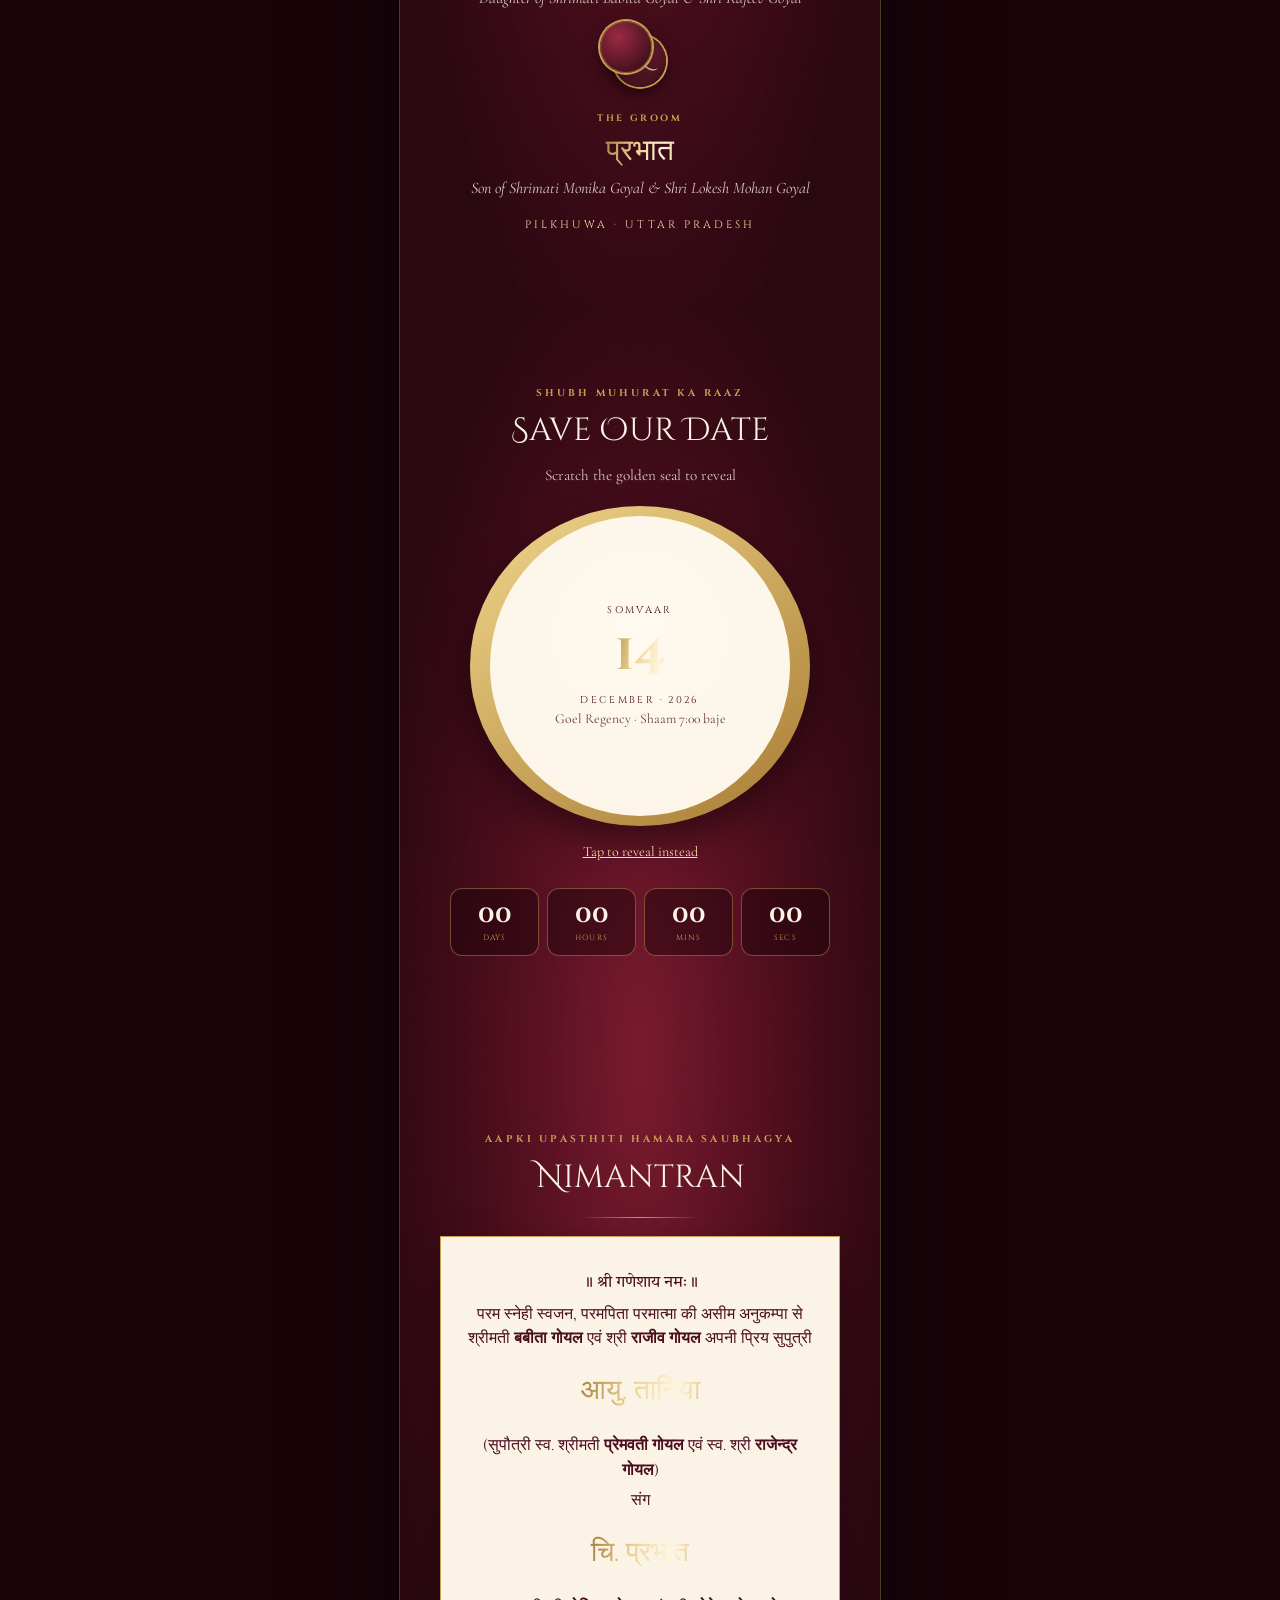
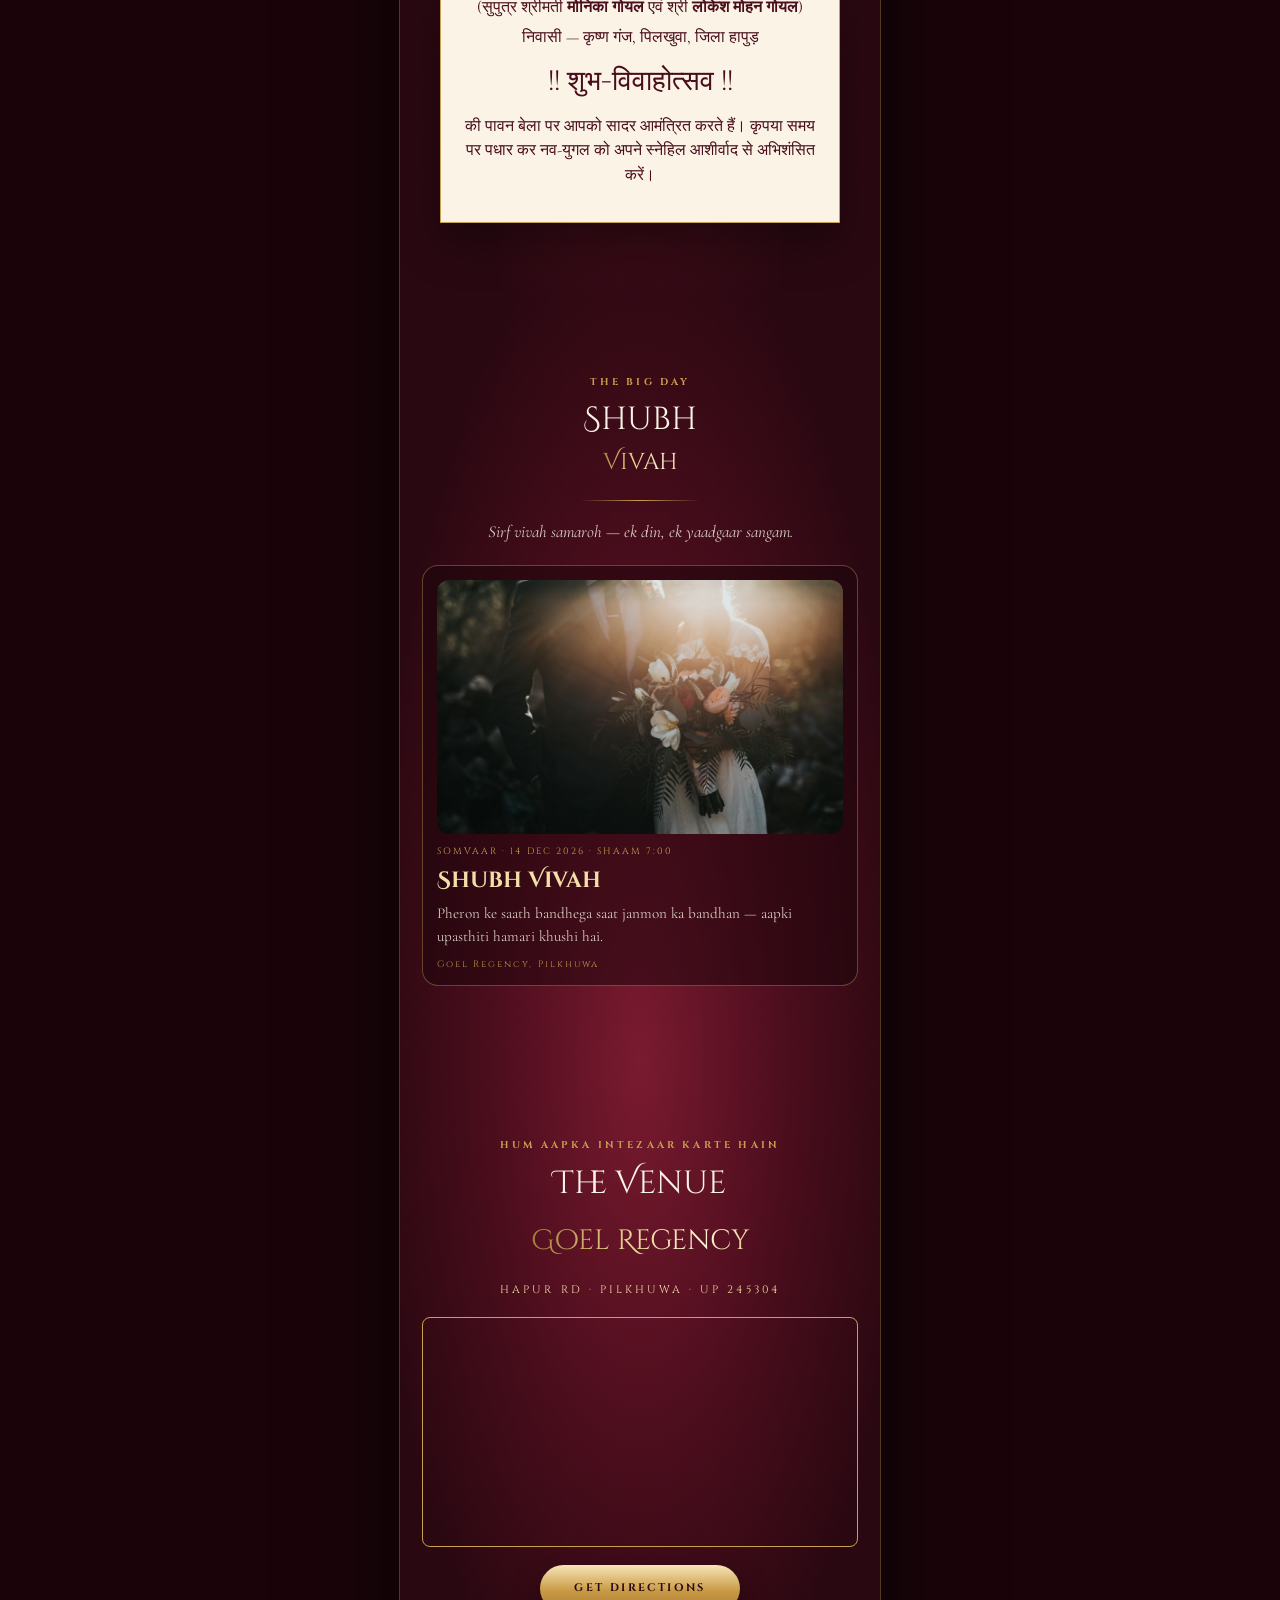
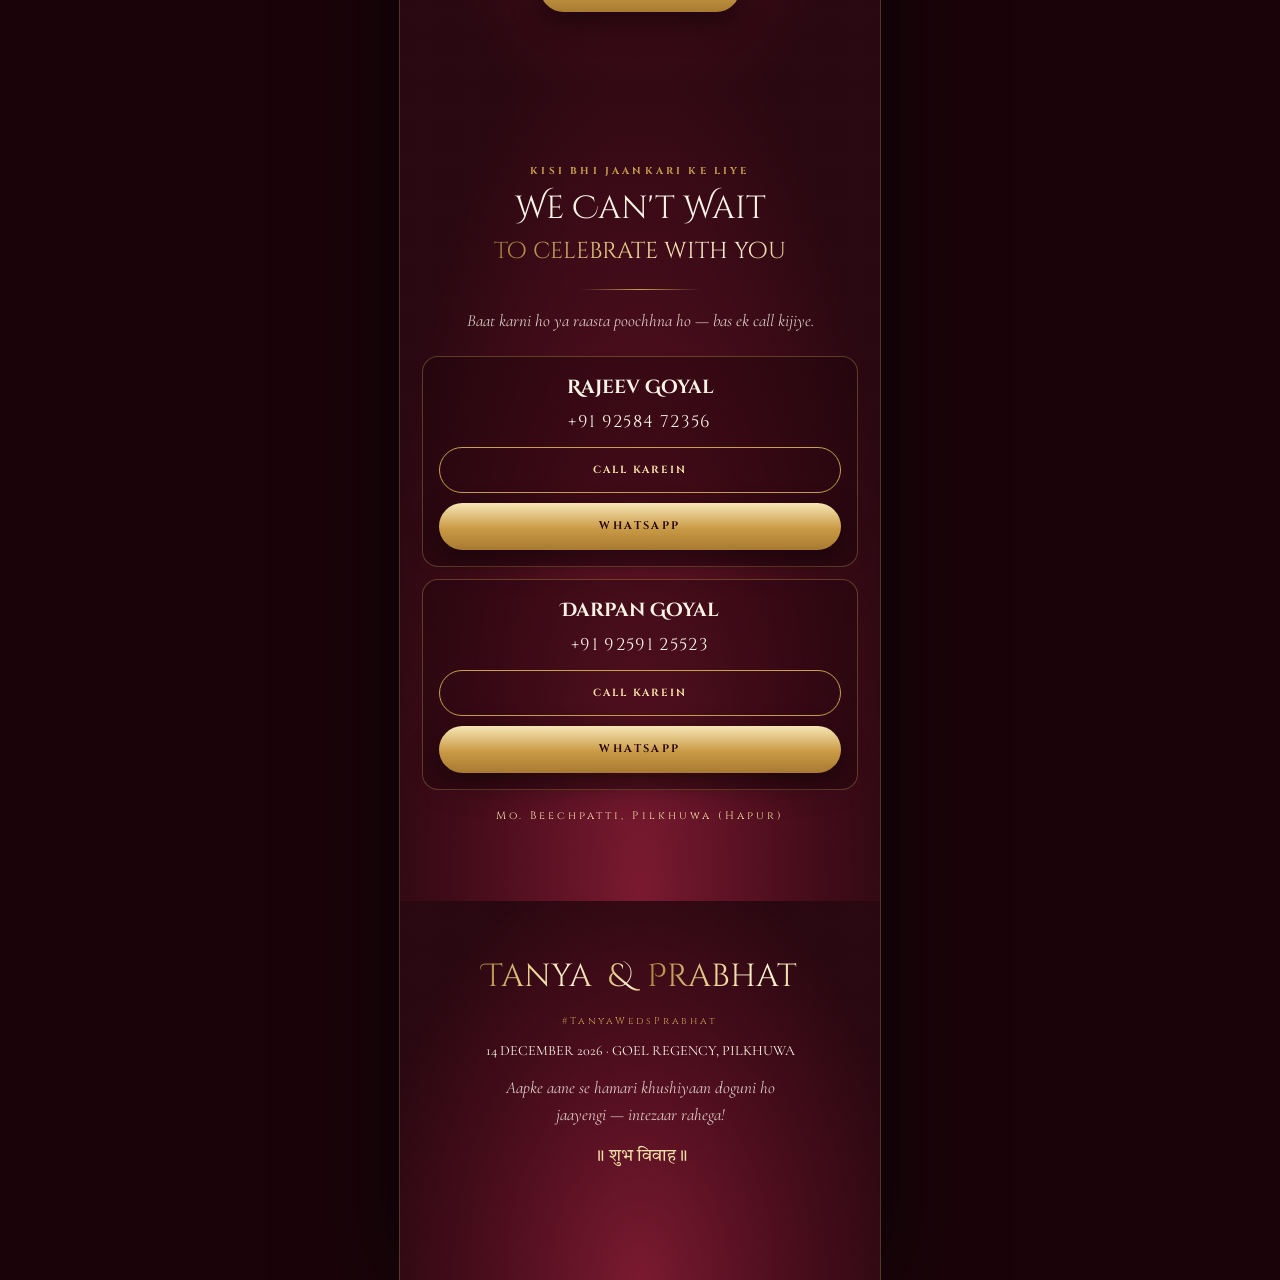
<file: shaadicanvas.html>
<!DOCTYPE html>
<html lang="hi-Latn">
  <head>
    <meta charset="utf-8" />
    <meta name="viewport" content="width=device-width, initial-scale=1, viewport-fit=cover" />
    <meta name="theme-color" content="#2a0811" />
    <meta
      name="description"
      content="Tanya aur Prabhat ke Shubh Vivah mein aapka swagat — Goel Regency, Pilkhuwa, 14 December 2026."
    />
    <title>Tanya &amp; Prabhat | Shubh Vivah</title>
    <meta property="og:title" content="Tanya &amp; Prabhat — Shubh Vivah" />
    <meta property="og:image" content="assets/events/baraat.jpg" />
    <link rel="preconnect" href="https://fonts.googleapis.com" />
    <link rel="preconnect" href="https://fonts.gstatic.com" crossorigin />
    <link
      href="https://fonts.googleapis.com/css2?family=Cinzel:wght@400;500;600;700&family=Cinzel+Decorative:wght@700&family=Cormorant+Garamond:ital,wght@0,400;0,500;0,600;1,400&family=Tiro+Devanagari+Hindi&display=swap"
      rel="stylesheet"
    />
    <link rel="stylesheet" href="css/shaadicanvas.css" />
  </head>
  <body>
    <div class="opening" id="opening" role="dialog" aria-label="Open invitation">
      <div class="opening-inner">
        <p class="hindi">॥ श्री गणेशाय नमः ॥</p>
        <p class="eyebrow" style="margin-bottom: 12px">YOU ARE CORDIALLY INVITED</p>
        <h1><span class="foil">#TanyaWedsPrabhat</span></h1>
        <p>Aapke liye ek khaas nimantran — darwaza kholiye aur swagat lijiye.</p>
        <button type="button" class="open-gold" id="openInvite">Open Invitation</button>
      </div>
    </div>

    <div class="app" id="app">
      <header class="hero" id="home">
        <img
          class="hero-bg"
          src="assets/events/baraat.jpg"
          width="1200"
          height="800"
          alt=""
          loading="eager"
        />
        <div class="hero-shade" aria-hidden="true"></div>
        <div class="hero-top">
          <p class="tag">Goel Regency · Pilkhuwa</p>
        </div>
        <div class="hero-copy">
          <p class="small">PARIVAAR SAHIT · AAPKO SAADAR AAMANTRIT KARTE HAIN</p>
          <h2>
            <span class="foil">Tanya</span><span class="amp foil">&amp;</span
            ><span class="foil">Prabhat</span>
          </h2>
          <div class="date-pill"><i></i>14 · 12 · 2026<i></i></div>
        </div>
        <a class="scroll-cue" href="#invitation" aria-label="Scroll down">⌄</a>
      </header>

      <section class="royal" id="invitation">
        <p class="hindi rv">॥ शुभ विवाह ॥</p>
        <p class="eyebrow rv">A celebration of love</p>
        <h2 class="title rv">
          Two Hearts<span class="s"><span class="foil">one beautiful beginning</span></span>
        </h2>
        <i class="dv rv" aria-hidden="true"></i>
        <p class="lead rv">With immense joy in our hearts, we invite you to grace the wedding of</p>
        <div class="mini-portraits rv">
          <img src="assets/royal/bride-miniature.png" alt="वधू तानिया" loading="lazy" />
          <img src="assets/royal/groom-miniature.png" alt="वर प्रभात" loading="lazy" />
        </div>
        <div class="couple rv">
          <div class="person">
            <small>THE BRIDE</small>
            <strong><span class="foil">तानिया</span></strong>
            <p>Daughter of Shrimati Babita Goyal &amp; Shri Rajeev Goyal</p>
          </div>
          <div class="seal" aria-hidden="true">
            <span class="seal-ring"></span><span>&amp;</span>
          </div>
          <div class="person">
            <small>THE GROOM</small>
            <strong><span class="foil">प्रभात</span></strong>
            <p>Son of Shrimati Monika Goyal &amp; Shri Lokesh Mohan Goyal</p>
          </div>
        </div>
        <p class="city rv">PILKHUWA · UTTAR PRADESH</p>
      </section>

      <section class="royal low" id="save-date">
        <p class="eyebrow rv">Shubh muhurat ka raaz</p>
        <h2 class="title rv">Save Our Date</h2>
        <p class="hint rv">Scratch the golden seal to reveal</p>
        <div class="sframe rv">
          <div class="coin">
            <div class="coin-in">
              <div class="scratch-reveal" aria-live="polite">
                <span>SOMVAAR</span>
                <strong class="foil">14</strong>
                <span>DECEMBER · 2026</span>
                <em>Goel Regency · Shaam 7:00 baje</em>
              </div>
              <canvas id="scratchCanvas" aria-label="Scratch to reveal the wedding date"></canvas>
            </div>
          </div>
        </div>
        <button type="button" class="tap-reveal rv" id="tapReveal">Tap to reveal instead</button>
        <div class="count-grid rv" id="afterCount" hidden>
          <div class="count-box"><b id="cd-days">00</b><small>DAYS</small></div>
          <div class="count-box"><b id="cd-hours">00</b><small>HOURS</small></div>
          <div class="count-box"><b id="cd-mins">00</b><small>MINS</small></div>
          <div class="count-box"><b id="cd-secs">00</b><small>SECS</small></div>
        </div>
      </section>

      <section class="royal" id="nimantran">
        <p class="eyebrow rv">Aapki upasthiti hamara saubhagya</p>
        <h2 class="title rv">Nimantran</h2>
        <i class="dv rv" aria-hidden="true"></i>
        <article class="nim-card rv">
          <p class="hi">॥ श्री गणेशाय नमः ॥</p>
          <p>
            परम स्नेही स्वजन, परमपिता परमात्मा की असीम अनुकम्पा से श्रीमती
            <strong>बबीता गोयल</strong> एवं श्री <strong>राजीव गोयल</strong> अपनी प्रिय सुपुत्री
          </p>
          <p class="big foil">आयु. तानिया</p>
          <p>
            (सुपौत्री स्व. श्रीमती <strong>प्रेमवती गोयल</strong> एवं स्व. श्री
            <strong>राजेन्द्र गोयल</strong>)
          </p>
          <p>संग</p>
          <p class="big foil">चि. प्रभात</p>
          <p>
            (सुपुत्र श्रीमती <strong>मोनिका गोयल</strong> एवं श्री
            <strong>लोकेश मोहन गोयल</strong>)
          </p>
          <p>निवासी — कृष्ण गंज, पिलखुवा, जिला हापुड़</p>
          <p class="big">!! शुभ-विवाहोत्सव !!</p>
          <p>
            की पावन बेला पर आपको सादर आमंत्रित करते हैं। कृपया समय पर पधार कर नव-युगल को अपने स्नेहिल
            आशीर्वाद से अभिशंसित करें।
          </p>
        </article>
      </section>

      <section class="royal low" id="events">
        <p class="eyebrow rv">The big day</p>
        <h2 class="title rv">
          Shubh<span class="s"><span class="foil">Vivah</span></span>
        </h2>
        <i class="dv rv" aria-hidden="true"></i>
        <p class="lead rv" style="margin-top: 0">Sirf vivah samaroh — ek din, ek yaadgaar sangam.</p>
        <div class="event-list" id="eventsList"></div>
      </section>

      <section class="royal" id="venue">
        <p class="eyebrow rv">Hum aapka intezaar karte hain</p>
        <h2 class="title rv">The Venue</h2>
        <div class="vplain rv">
          <p class="venue-name"><span class="foil">Goel Regency</span></p>
          <p class="city">HAPUR RD · PILKHUWA · UP 245304</p>
          <div class="map-embed">
            <iframe
              title="Goel Regency map"
              loading="lazy"
              referrerpolicy="no-referrer-when-downgrade"
              src="https://maps.google.com/maps?q=Goel+Regency%2C+Hapur+Rd%2C+Pilkhuwa%2C+Uttar+Pradesh+245304&amp;output=embed"
            ></iframe>
          </div>
          <a
            class="btn-gold"
            href="https://www.google.com/maps/search/?api=1&amp;query=Goel+Regency+Hapur+Rd+Pilkhuwa+245304"
            target="_blank"
            rel="noopener noreferrer"
            >Get Directions</a
          >
        </div>
      </section>

      <section class="royal low" id="rsvp">
        <p class="eyebrow rv">Kisi bhi jaankari ke liye</p>
        <h2 class="title rv">
          We Can't Wait<span class="s"><span class="foil">to celebrate with you</span></span>
        </h2>
        <i class="dv rv" aria-hidden="true"></i>
        <p class="lead rv">Baat karni ho ya raasta poochhna ho — bas ek call kijiye.</p>
        <div class="rsvp-grid rv">
          <div class="contact-chip">
            <h3>Rajeev Goyal</h3>
            <p class="ph">+91 92584 72356</p>
            <a class="btn-line" href="tel:+919258472356">Call Karein</a>
            <a
              class="btn-gold"
              style="margin-top: 10px; width: 100%"
              href="https://wa.me/919258472356"
              target="_blank"
              rel="noopener noreferrer"
              >WhatsApp</a
            >
          </div>
          <div class="contact-chip">
            <h3>Darpan Goyal</h3>
            <p class="ph">+91 92591 25523</p>
            <a class="btn-line" href="tel:+919259125523">Call Karein</a>
            <a
              class="btn-gold"
              style="margin-top: 10px; width: 100%"
              href="https://wa.me/919259125523"
              target="_blank"
              rel="noopener noreferrer"
              >WhatsApp</a
            >
          </div>
        </div>
        <p class="city rv" style="margin-top: 18px">Mo. Beechpatti, Pilkhuwa (Hapur)</p>
      </section>

      <footer class="foot royal low">
        <p class="names">
          <span class="foil">Tanya</span> <span class="foil">&amp;</span>
          <span class="foil">Prabhat</span>
        </p>
        <p class="hash">#TanyaWedsPrabhat</p>
        <small>14 DECEMBER 2026 · GOEL REGENCY, PILKHUWA</small>
        <p class="thanks rv in">
          Aapke aane se hamari khushiyaan doguni ho jaayengi — intezaar rahega!
        </p>
        <p class="hindi" style="margin-top: 16px">॥ शुभ विवाह ॥</p>
      </footer>
    </div>

    <nav class="dock" id="dock" aria-label="Quick navigation">
      <a href="#home" class="on">HOME</a>
      <a href="#events">WEDDING</a>
      <a href="#venue">VENUE</a>
      <a href="#rsvp">RSVP</a>
    </nav>

    <script src="js/shaadicanvas.js" defer></script>
  </body>
</html>
</file>
<file: css/palace.css>
:root{--maroon:#6e1423;--maroon-deep:#4a0b16;--maroon-ink:#2e050d;--crimson:#9b1b30;--gold:#d4a24c;--gold-lt:#f3d58a;--gold-dk:#a8741f;--ivory:#fdf3e1;--parchment:#f6e6c4;--marigold:#e8821c;--leaf:#3d7a35;
--jaali:url("data:image/svg+xml,%3Csvg xmlns='http://www.w3.org/2000/svg' width='64' height='64' viewBox='0 0 64 64'%3E%3Cg fill='none' stroke='%23d4a24c' stroke-opacity='.16' stroke-width='1'%3E%3Cpath d='M32 6Q38 26 58 32Q38 38 32 58Q26 38 6 32Q26 26 32 6Z'/%3E%3Ccircle cx='32' cy='32' r='5'/%3E%3Ccircle cx='0' cy='0' r='9'/%3E%3Ccircle cx='64' cy='0' r='9'/%3E%3Ccircle cx='0' cy='64' r='9'/%3E%3Ccircle cx='64' cy='64' r='9'/%3E%3C/g%3E%3C/svg%3E");
--paisley:url("data:image/svg+xml,%3Csvg xmlns='http://www.w3.org/2000/svg' width='90' height='90' viewBox='0 0 90 90'%3E%3Cg fill='none' stroke='%236e1423' stroke-opacity='.07' stroke-width='1.2'%3E%3Cpath d='M30 60C14 58 10 40 22 32C34 24 50 30 48 46C46 58 36 62 40 74C30 72 30 66 30 60Z'/%3E%3Ccircle cx='31' cy='44' r='5'/%3E%3Cpath d='M75 18l4 4-4 4-4-4z'/%3E%3C/g%3E%3C/svg%3E")}
*{box-sizing:border-box}html{scroll-behavior:smooth}body{margin:0;background:var(--maroon-deep);color:var(--maroon-ink);font-family:"Cormorant Garamond",serif;-webkit-tap-highlight-color:transparent}a{color:inherit}img{max-width:100%;display:block}
html.locked,html.locked body{overflow:hidden;height:100%}
.hi{font-family:"Tiro Devanagari Hindi",serif}
.gold-text{background:linear-gradient(180deg,#fff1c1 0%,#f3d58a 30%,#d4a24c 60%,#a8741f 100%);-webkit-background-clip:text;background-clip:text;color:transparent}
.shimmer{background:linear-gradient(110deg,#a8741f 0%,#d4a24c 18%,#f3d58a 32%,#fffbe8 42%,#f3d58a 52%,#d4a24c 70%,#a8741f 100%);background-size:250% 100%;-webkit-background-clip:text;background-clip:text;color:transparent;animation:shimmer 6s linear infinite}
@keyframes shimmer{from{background-position:120% 0}to{background-position:-120% 0}}
svg.sprite{position:absolute;width:0;height:0}
.divider{display:block;width:210px;height:26px;margin:20px auto;color:var(--gold)}
.mandala{position:absolute;color:var(--gold);pointer-events:none}
@keyframes spin{to{transform:rotate(360deg)}}

/* ---------- Palace door gate ---------- */
.gate{position:fixed;inset:0;z-index:60;display:none;perspective:2200px;background:#1d0308}
.js .gate{display:block}.gate.gone{display:none}
.door{position:absolute;top:0;bottom:0;width:50.2%;overflow:hidden;background:var(--jaali),linear-gradient(90deg,#3a0711,#6e1423 50%,#3a0711);transition:transform 2s cubic-bezier(.65,0,.25,1),filter 2s;box-shadow:inset 0 0 80px rgba(0,0,0,.6)}
.door.l{left:0;transform-origin:0 50%;border-right:2px solid var(--gold)}
.door.r{right:0;transform-origin:100% 50%;border-left:2px solid var(--gold)}
.door .panel{position:absolute;inset:6% 12%;border:2px solid rgba(212,162,76,.7);border-radius:46% 46% 6px 6px/22% 22% 6px 6px;box-shadow:inset 0 0 0 8px rgba(46,5,13,.55),inset 0 0 0 9px rgba(243,213,138,.4)}
.door .panel:after{content:"";position:absolute;inset:16px;border:1px solid rgba(243,213,138,.3);border-radius:inherit}
.door .knob{position:absolute;top:52%;width:22px;height:22px;border-radius:50%;background:radial-gradient(circle at 35% 35%,#fff1c1,#d4a24c 50%,#7a5214);box-shadow:0 0 12px rgba(243,213,138,.6)}
.door.l .knob{right:22px}.door.r .knob{left:22px}
.door .mandala{width:min(120vh,110vw);height:min(120vh,110vw);top:50%;opacity:.35;transform:translateY(-50%)}
.door.l .mandala{right:calc(min(120vh,110vw)/-2)}.door.r .mandala{left:calc(min(120vh,110vw)/-2)}
.gate.open .door.l{transform:rotateY(-108deg);filter:brightness(.5)}
.gate.open .door.r{transform:rotateY(108deg);filter:brightness(.5)}
.gate.open{background:transparent;transition:background 1.4s 1s}
.seal{position:absolute;left:50%;top:50%;transform:translate(-50%,-50%);z-index:2;text-align:center;color:var(--ivory);width:min(92vw,520px);transition:opacity .7s,transform 1s}
.gate.open .seal{opacity:0;transform:translate(-50%,-50%) scale(1.3);pointer-events:none}
.seal .ganesh{font:clamp(15px,3.6vw,19px) "Tiro Devanagari Hindi",serif;color:var(--gold-lt)}
.medallion{width:clamp(150px,38vw,200px);aspect-ratio:1;margin:20px auto 14px;border-radius:50%;display:grid;place-items:center;position:relative;background:radial-gradient(circle at 40% 35%,#9b1b30,#4a0b16 70%);box-shadow:0 0 0 3px var(--gold),0 0 0 9px rgba(46,5,13,.9),0 0 0 10px var(--gold-lt),0 0 60px rgba(243,213,138,.35);animation:breathe 3.2s ease-in-out infinite}
.medallion .mandala{inset:-26px;width:calc(100% + 52px);height:calc(100% + 52px);opacity:.7;animation:spin 40s linear infinite}
.medallion span{font:clamp(48px,12vw,66px)/1 "Great Vibes",cursive;position:relative}
@keyframes breathe{50%{box-shadow:0 0 0 3px var(--gold),0 0 0 9px rgba(46,5,13,.9),0 0 0 10px var(--gold-lt),0 0 90px rgba(243,213,138,.6)}}
.seal h2{font:600 clamp(26px,6vw,38px) Cinzel,serif;letter-spacing:3px;margin:8px 0 4px}
.seal p{font-style:italic;font-size:clamp(17px,4vw,21px);color:#f5e3bd;margin:0 0 22px}
.open-btn{font:700 12px Cinzel,serif;letter-spacing:3px;text-transform:uppercase;padding:16px 30px;color:var(--maroon-ink);background:linear-gradient(180deg,#fff1c1,#d4a24c 55%,#a8741f);border:0;border-radius:999px;cursor:pointer;box-shadow:0 6px 24px rgba(0,0,0,.4),0 0 0 4px rgba(243,213,138,.25);animation:pulse 2s ease-in-out infinite}
.open-btn:hover{filter:brightness(1.08)}
@keyframes pulse{50%{box-shadow:0 6px 24px rgba(0,0,0,.4),0 0 0 12px rgba(243,213,138,0)}}
.tap-hint{display:block;margin-top:14px;font:500 10px Cinzel,serif;letter-spacing:3px;text-transform:uppercase;color:var(--gold);opacity:.8}

/* ---------- Effects layers ---------- */
#fx{position:fixed;inset:0;width:100%;height:100%;pointer-events:none;z-index:55}
.petals{position:fixed;inset:0;pointer-events:none;z-index:4;overflow:hidden}
.petal{position:absolute;top:-40px;width:var(--s);height:calc(var(--s)*.78);border-radius:0 75% 0 75%;opacity:.88;background:var(--c);animation:fall var(--d) linear var(--dl) infinite;will-change:transform}
@keyframes fall{0%{transform:translate3d(0,-6vh,0) rotate(0)}30%{transform:translate3d(var(--x1),30vh,0) rotate(140deg)}60%{transform:translate3d(var(--x2),62vh,0) rotate(260deg)}100%{transform:translate3d(var(--x3),112vh,0) rotate(420deg)}}
.spark{position:fixed;pointer-events:none;z-index:56;width:10px;height:10px;margin:-5px 0 0 -5px;background:radial-gradient(circle,#fff8d6 0 20%,#f3d58a 40%,transparent 70%);animation:sparkfade .8s ease-out forwards}
@keyframes sparkfade{to{transform:translateY(18px) scale(.2);opacity:0}}

/* ---------- Toran & nav ---------- */
.toran{height:44px;position:relative;z-index:6;background:
 radial-gradient(circle at 50% 10px,#ffc94a 0 6px,#f39a1e 7px 9px,#d9680f 10px 11px,transparent 12px) 0 0/24px 44px repeat-x,
 radial-gradient(ellipse 5px 12px at 50% 30px,var(--leaf) 0 95%,transparent 100%) 12px 0/48px 44px repeat-x,
 linear-gradient(var(--gold-dk),var(--gold-dk)) 0 0/100% 3px no-repeat;animation:sway-toran 5s ease-in-out infinite alternate;transform-origin:top}
@keyframes sway-toran{to{transform:skewX(1.2deg)}}
nav{position:sticky;top:0;z-index:7;display:flex;justify-content:center;gap:clamp(14px,3vw,40px);padding:15px 14px;background:rgba(46,5,13,.93);backdrop-filter:blur(8px);border-bottom:1px solid var(--gold-dk);font:500 11px Cinzel,serif;letter-spacing:3px;text-transform:uppercase;color:var(--gold-lt);overflow-x:auto;white-space:nowrap;scrollbar-width:none}
nav::-webkit-scrollbar{display:none}
nav a{text-decoration:none;transition:color .2s;position:relative}nav a:hover{color:#fff}
nav a:after{content:"";position:absolute;left:0;right:0;bottom:-6px;height:1px;background:var(--gold);transform:scaleX(0);transition:transform .3s}nav a:hover:after{transform:none}

/* ---------- Hero ---------- */
.hero{min-height:94vh;display:grid;place-items:center;text-align:center;position:relative;overflow:hidden;padding:80px 18px 90px;background:var(--jaali),radial-gradient(ellipse at 50% 40%,var(--crimson) 0%,var(--maroon) 45%,var(--maroon-deep) 100%);color:var(--ivory);cursor:crosshair}
.hero .mandala.big{width:min(120vw,900px);aspect-ratio:1;opacity:.22;animation:spin 180s linear infinite}
.hero .corner{width:180px;height:180px;opacity:.35;animation:spin 60s linear infinite}.c1{top:-90px;left:-90px}.c2{top:-90px;right:-90px}.c3{bottom:-90px;left:-90px}.c4{bottom:-90px;right:-90px}
.lanterns{position:absolute;inset:0 0 auto 0;height:0;z-index:1;pointer-events:none}
.lantern{position:absolute;top:0;width:34px;transform-origin:50% 0;animation:swing var(--sw,4s) ease-in-out infinite alternate}
.lantern:before{content:"";display:block;width:1px;height:var(--h,100px);margin:0 auto;background:linear-gradient(var(--gold-dk),var(--gold))}.lantern svg{display:block;width:34px;height:64px;filter:drop-shadow(0 0 12px rgba(255,190,80,.6));animation:glow 2.8s ease-in-out infinite alternate}@keyframes glow{to{filter:drop-shadow(0 0 22px rgba(255,170,60,.85))}}
@keyframes swing{from{transform:rotate(-5deg)}to{transform:rotate(5deg)}}
.arch-wrap{position:relative;width:min(560px,94vw);padding:clamp(120px,18vw,150px) clamp(26px,6vw,60px) 52px}
.arch{position:absolute;inset:0;width:100%;height:100%}.arch-fill{fill:rgba(46,5,13,.55)}.arch-line{fill:none;stroke:var(--gold);stroke-width:2;vector-effect:non-scaling-stroke;stroke-dasharray:3000;stroke-dashoffset:0}.arch-line.thin{stroke-width:1;stroke:var(--gold-lt);opacity:.7}
.js .arch-line{stroke-dashoffset:3000}.opened .arch-line{transition:stroke-dashoffset 3.2s ease .4s;stroke-dashoffset:0}
.finial{position:absolute;left:50%;top:-14px;transform:translateX(-50%);color:var(--gold-lt);font-size:22px;animation:twinkle 2.4s ease-in-out infinite}
@keyframes twinkle{50%{opacity:.4;transform:translateX(-50%) scale(.8)}}
.hero-content{position:relative;z-index:1}
.js .hero-content>*{opacity:0;transform:translateY(22px)}
.opened .hero-content>*{animation:rise 1.1s cubic-bezier(.2,.7,.2,1) forwards;animation-delay:calc(var(--i,0)*.16s + .9s)}
@keyframes rise{to{opacity:1;transform:none}}
.ganesh{font:18px "Tiro Devanagari Hindi",serif;color:var(--gold-lt);letter-spacing:1px}
.shubh{font:clamp(30px,6vw,44px) "Tiro Devanagari Hindi",serif;margin:6px 0 0}
.eyebrow,.kicker{font:500 11px Cinzel,serif;letter-spacing:4px;text-transform:uppercase;color:var(--gold)}
.names{font-family:"Great Vibes",cursive;font-size:clamp(66px,12vw,118px);line-height:1.1;margin:10px 0 4px;filter:drop-shadow(0 2px 6px rgba(0,0,0,.35))}
.amp{font-family:"Cinzel Decorative",serif;font-size:.4em;vertical-align:middle;padding:0 .15em}
.tagline{font-style:italic;font-size:clamp(19px,2.8vw,24px);color:#f5e3bd}
.place{font:500 11px Cinzel,serif;letter-spacing:3px;text-transform:uppercase;color:var(--gold-lt);margin-top:12px;opacity:.85}
.btn-row{display:flex;flex-wrap:wrap;gap:12px;justify-content:center;margin-top:28px}
.royal-btn{display:inline-block;padding:14px 26px;border:1px solid var(--gold);background:linear-gradient(180deg,rgba(212,162,76,.18),rgba(212,162,76,.04));text-decoration:none;font:600 11px Cinzel,serif;letter-spacing:3px;text-transform:uppercase;color:var(--gold-lt);position:relative;transition:.25s;cursor:pointer}.royal-btn:before{content:"";position:absolute;inset:4px;border:1px solid rgba(243,213,138,.35);pointer-events:none}.royal-btn:hover{background:var(--gold);color:var(--maroon-ink)}
.royal-btn.solid{background:linear-gradient(180deg,#f3d58a,#d4a24c 60%,#a8741f);color:var(--maroon-ink)}.royal-btn.solid:before{border-color:rgba(46,5,13,.3)}
.hero-hint{position:absolute;bottom:22px;left:0;right:0;text-align:center;font:500 10px Cinzel,serif;letter-spacing:3px;text-transform:uppercase;color:var(--gold);opacity:.75;z-index:1}
.hero-hint b{display:block;font-size:18px;animation:bob 1.6s ease-in-out infinite}
@keyframes bob{50%{transform:translateY(6px)}}

/* ---------- Sections ---------- */
section{padding:96px 22px;position:relative;overflow:hidden}.wrap{max-width:1060px;margin:auto;position:relative;z-index:1}.head{text-align:center;margin-bottom:24px}
.title{font:600 clamp(32px,5.5vw,50px) Cinzel,serif;letter-spacing:2px;margin:10px 0 6px;color:var(--maroon)}
.subtitle{font-style:italic;font-size:21px;color:#7b4a3a}
.light{background:var(--paisley),linear-gradient(180deg,var(--ivory),var(--parchment));border-top:3px double var(--gold);border-bottom:3px double var(--gold)}
.light .kicker{color:var(--gold-dk)}
.light>.mandala{width:340px;height:340px;opacity:.13;color:var(--maroon);animation:spin 120s linear infinite}.m-left{left:-170px;top:30%}.m-right{right:-170px;top:55%}
.dark{background:var(--jaali),radial-gradient(ellipse at 50% 0%,var(--crimson),var(--maroon) 50%,var(--maroon-deep));color:var(--ivory);text-align:center}
.dark .title{color:var(--gold-lt)}.dark .subtitle{color:#f5e3bd}

/* reveal on scroll */
.js .reveal{opacity:0;transform:translateY(34px);transition:opacity 1s ease,transform 1s cubic-bezier(.2,.7,.2,1)}
.js .reveal.zoom{transform:scale(.9)}
.js .reveal.from-l{transform:translateX(-50px) rotate(-2deg)}.js .reveal.from-r{transform:translateX(50px) rotate(2deg)}
.js .reveal.in{opacity:1;transform:none}
.js .stagger>*{opacity:0;transform:translateY(24px);transition:opacity .9s ease,transform .9s ease;transition-delay:calc(var(--i,0)*.14s)}
.js .stagger.in>*{opacity:1;transform:none}

/* ---------- Ganesh vandana ---------- */
.vandana{text-align:center}
.ganesh-frame{width:min(250px,62vw);margin:0 auto 26px;position:relative}
.ganesh-frame .halo{position:absolute;inset:-34%;width:168%;height:168%;color:var(--gold-dk);opacity:.45;animation:spin 50s linear infinite}
.ganesh-frame img{position:relative;width:100%;border-radius:50% 50% 12px 12px/34% 34% 12px 12px;border:3px solid var(--gold);box-shadow:0 0 0 6px var(--ivory),0 0 0 8px var(--gold-dk),0 18px 40px rgba(46,5,13,.35)}
.shloka{font-size:clamp(20px,2.8vw,25px);line-height:1.7;color:#5a2a22;font-style:italic;margin:0}
.shloka strong{display:block;font:600 clamp(15px,2vw,17px) Cinzel,serif;letter-spacing:3px;font-style:normal;color:var(--maroon);margin-bottom:6px}
.vandana .divider{color:var(--gold-dk)}
.story-copy{max-width:720px;margin:24px auto 0;font-size:clamp(19px,2.4vw,22px);line-height:1.75;color:#f5e3bd}

/* ---------- Couple miniature card ---------- */
.couple-card{max-width:980px;margin:40px auto 0;padding:clamp(54px,7vw,76px) clamp(16px,4vw,54px) clamp(40px,5vw,56px);position:relative;background:var(--paisley),radial-gradient(ellipse at 50% 0%,#fff9ec,var(--ivory) 45%,var(--parchment));color:var(--maroon-ink);border-radius:clamp(120px,22vw,260px) clamp(120px,22vw,260px) 14px 14px/clamp(60px,10vw,110px) clamp(60px,10vw,110px) 14px 14px;box-shadow:0 0 0 3px var(--gold),0 0 0 12px var(--maroon),0 0 0 14px var(--gold-lt),0 30px 80px rgba(0,0,0,.45)}
.couple-card:before{content:"";position:absolute;inset:14px;border:1px solid var(--gold);border-radius:inherit;pointer-events:none}
.couple-card>.mandala{width:130px;height:130px;color:var(--gold-dk);opacity:.5;animation:spin 70s linear infinite}
.cc1{bottom:-40px;left:-40px}.cc2{bottom:-40px;right:-40px}
.cc-kalash{position:absolute;top:clamp(40px,7vw,70px);width:clamp(40px,6vw,62px);height:auto;color:var(--gold-dk)}.cc-kalash.l{left:clamp(26px,7vw,90px)}.cc-kalash.r{right:clamp(26px,7vw,90px)}
.cc-head{text-align:center}.cc-head .kicker{color:var(--gold-dk)}
.cc-head .hi{font-size:clamp(26px,5vw,36px);color:var(--maroon);margin:4px 0}
.cc-grid{display:grid;grid-template-columns:1fr auto 1fr;align-items:start;gap:clamp(10px,3vw,30px);margin-top:28px}
.mini{margin:0;text-align:center}.floaty{animation:float 7s ease-in-out infinite}.groom .floaty{animation-delay:-3.5s}
@keyframes float{50%{transform:translateY(-10px)}}
.jharokha{position:relative;padding-top:clamp(30px,6vw,52px);transform-style:preserve-3d;transition:transform .25s ease-out}
.chhatri{position:absolute;top:0;left:-6%;width:112%;height:clamp(44px,8vw,70px);color:var(--gold-dk);z-index:2}
.frame{position:relative;padding:9px;background:linear-gradient(135deg,#a8741f,#f3d58a 25%,#c9932f 50%,#fbe6a6 75%,#a8741f);border-radius:4px;box-shadow:0 18px 40px rgba(46,5,13,.35),inset 0 0 0 1px rgba(255,255,255,.4)}
.frame:before{content:"";position:absolute;inset:4px;border:1px solid rgba(110,20,35,.45);border-radius:2px;pointer-events:none;z-index:1}
.frame img{width:100%;aspect-ratio:586/1010;object-fit:cover;border:3px solid var(--maroon);background:var(--parchment)}
.groom .frame img{aspect-ratio:728/1140}
.frame:after{content:"";position:absolute;inset:9px;background:linear-gradient(115deg,transparent 35%,rgba(255,246,214,.55) 50%,transparent 65%);background-size:260% 100%;animation:sweep 6s ease-in-out infinite;pointer-events:none;mix-blend-mode:screen}
.groom .frame:after{animation-delay:-3s}
@keyframes sweep{0%,60%{background-position:130% 0}100%{background-position:-130% 0}}
.ledge{height:14px;margin:0 -5%;background:linear-gradient(180deg,#f3d58a,#a8741f);border-radius:0 0 50% 50%/0 0 100% 100%;box-shadow:0 6px 12px rgba(46,5,13,.25)}
.mini figcaption{margin-top:18px}
.mini .pre{display:block;font:600 12px Cinzel,serif;letter-spacing:4px;color:var(--gold-dk);text-transform:uppercase}
.mini .nm{display:block;font:clamp(46px,8vw,72px)/1.05 "Great Vibes",cursive;background:linear-gradient(180deg,#9b1b30,#6e1423 55%,#a8741f);-webkit-background-clip:text;background-clip:text;color:transparent;padding:0 .1em}
.mini .rel{font-size:clamp(15px,2vw,18px);line-height:1.5;color:#5a2a22;margin:6px 0 0}
.mini .rel b{font:600 10px Cinzel,serif;letter-spacing:2px;text-transform:uppercase;color:var(--maroon);display:block;margin-bottom:2px}
.sang{align-self:center;display:flex;flex-direction:column;align-items:center;gap:8px;padding-top:40px}
.sang .rings{width:clamp(70px,10vw,110px);height:auto;color:var(--gold-dk);animation:heartbeat 2.4s ease-in-out infinite}
@keyframes heartbeat{0%,100%{transform:scale(1)}15%{transform:scale(1.12)}30%{transform:scale(1)}45%{transform:scale(1.08)}}
.sang span{font:clamp(30px,5vw,44px) "Great Vibes",cursive;color:var(--maroon)}
.sang small{font:600 10px Cinzel,serif;letter-spacing:3px;color:var(--gold-dk);text-transform:uppercase;writing-mode:vertical-rl;transform:rotate(180deg)}
.cc-foot{text-align:center;margin-top:30px}
.cc-foot .vivah{font:900 clamp(24px,5vw,40px) "Cinzel Decorative",serif;letter-spacing:2px}
.cc-foot .vivah.gold-text{background:linear-gradient(180deg,#c9932f,#9b1b30 55%,#6e1423);-webkit-background-clip:text;background-clip:text}

/* ---------- Scratch card ---------- */
.scratch-zone{display:grid;place-items:center;margin-top:34px}
.scratch-card{position:relative;width:min(460px,88vw);height:clamp(240px,58vw,280px);border-radius:180px 180px 14px 14px/90px 90px 14px 14px;overflow:hidden;box-shadow:0 0 0 3px var(--gold),0 0 0 10px rgba(46,5,13,.8),0 0 0 11px var(--gold-lt),0 24px 60px rgba(0,0,0,.5)}
.scratch-under{position:absolute;inset:0;display:flex;flex-direction:column;align-items:center;justify-content:center;background:var(--paisley),radial-gradient(circle at 50% 45%,#fffaf0,var(--ivory) 50%,var(--parchment));color:var(--maroon)}
.scratch-under .mandala{width:120%;height:auto;aspect-ratio:1;color:var(--gold);opacity:.18;left:-10%;top:50%;transform:translateY(-50%)}
.sc-day{font:600 14px Cinzel,serif;letter-spacing:5px;text-transform:uppercase;color:var(--gold-dk);position:relative}
.sc-date{font:900 clamp(78px,20vw,108px)/1 "Cinzel Decorative",serif;position:relative;background:linear-gradient(180deg,#c9932f,#9b1b30 50%,#6e1423);-webkit-background-clip:text;background-clip:text;color:transparent}
.sc-month{font:600 clamp(18px,4.6vw,24px) Cinzel,serif;letter-spacing:4px;position:relative}
.sc-note{font-style:italic;font-size:18px;color:#7b4a3a;margin-top:6px;position:relative}
#scratch{position:absolute;inset:0;width:100%;height:100%;touch-action:none;cursor:grab;transition:opacity .9s ease}
#scratch:active{cursor:grabbing}
#scratch.done{opacity:0;pointer-events:none}
.scratch-card.revealed .sc-date{animation:pop 1s cubic-bezier(.2,1.6,.4,1)}
@keyframes pop{0%{transform:scale(.6)}100%{transform:none}}
.coin-hint{position:absolute;width:44px;height:44px;border-radius:50%;left:30%;top:58%;z-index:2;pointer-events:none;background:radial-gradient(circle at 35% 35%,#fff7d6,#d4a24c 55%,#7a5214);box-shadow:0 4px 10px rgba(0,0,0,.35);display:grid;place-items:center;font:700 18px Cinzel,serif;color:var(--maroon-ink);animation:rub 2.2s ease-in-out infinite}
@keyframes rub{0%,100%{transform:translate(0,0) rotate(-10deg)}25%{transform:translate(90px,-30px) rotate(10deg)}50%{transform:translate(150px,10px) rotate(-6deg)}75%{transform:translate(60px,-12px) rotate(8deg)}}
.scratch-card.touched .coin-hint,.scratch-card.revealed .coin-hint{opacity:0;transition:opacity .4s}
.scratch-tools{margin-top:22px;font-style:italic;font-size:17px;color:#f5e3bd}
.linkish{background:none;border:0;color:var(--gold-lt);font:inherit;text-decoration:underline;cursor:pointer;padding:0}
.after-reveal{max-height:0;opacity:0;overflow:hidden;transition:max-height 1.2s ease,opacity 1s ease .3s}
.after-reveal.show{max-height:900px;opacity:1}
.after-reveal h3{font:600 clamp(22px,4vw,30px) Cinzel,serif;color:var(--gold-lt);margin:34px 0 4px;letter-spacing:2px}
.timer{display:flex;justify-content:center;gap:clamp(12px,3.5vw,36px);flex-wrap:wrap;margin-top:28px}
.unitbox{width:clamp(88px,18vw,130px);padding:34px 10px 20px;border:1px solid var(--gold);border-radius:999px 999px 8px 8px/120px 120px 8px 8px;background:linear-gradient(180deg,rgba(212,162,76,.14),rgba(46,5,13,.35));box-shadow:inset 0 0 0 5px rgba(46,5,13,.6),inset 0 0 0 6px rgba(243,213,138,.35)}
.number{display:block;font:600 clamp(36px,6vw,56px)/1 Cinzel,serif}.label{display:block;margin-top:10px;font:500 10px Cinzel,serif;letter-spacing:3px;text-transform:uppercase;color:var(--gold-lt)}
.tick{animation:tick .5s ease}@keyframes tick{0%{transform:translateY(-6px);opacity:.3}100%{transform:none;opacity:1}}

/* ---------- Invitation card ---------- */
.invitation{text-align:center}
.invite-card{max-width:760px;margin:auto;padding:clamp(54px,8vw,80px) clamp(22px,6vw,64px);background:var(--ivory);border:10px solid var(--maroon);outline:2px solid var(--gold);outline-offset:-18px;box-shadow:0 0 0 2px var(--gold),0 24px 60px rgba(46,5,13,.25);position:relative}
.invite-card:before{content:"";position:absolute;inset:14px;border:1px solid var(--gold);pointer-events:none}
.invite-card>.mandala{width:110px;height:110px;color:var(--gold-dk);opacity:.55}.ic1{top:-30px;left:-30px}.ic2{top:-30px;right:-30px}.ic3{bottom:-30px;left:-30px}.ic4{bottom:-30px;right:-30px}
.invite-card .ganesh{color:var(--maroon)}
.invite-card .title{font-size:clamp(28px,5vw,40px)}
.invite-card p{font-size:clamp(19px,2.6vw,22px);line-height:1.6;color:#5a2a22;margin:6px 0}
.invite-card .lead{font-weight:700;color:var(--maroon);font-size:clamp(21px,3vw,25px)}
.invite-name{font:clamp(54px,10vw,76px)/1.1 "Great Vibes",cursive;margin:10px 0 0;background:linear-gradient(180deg,#9b1b30,#6e1423 55%,#a8741f);-webkit-background-clip:text;background-clip:text;color:transparent}
.invite-name small{font:600 .26em Cinzel,serif;letter-spacing:3px;vertical-align:middle;color:var(--gold-dk);-webkit-text-fill-color:var(--gold-dk);margin-right:.3em}
.invite-card .lineage{font-size:clamp(16px,2.2vw,19px);font-style:italic}
.sang-mini{display:flex;align-items:center;justify-content:center;gap:14px;margin:14px 0;color:var(--gold-dk);font:28px "Great Vibes",cursive}
.sang-mini:before,.sang-mini:after{content:"";width:70px;height:1px;background:linear-gradient(90deg,transparent,var(--gold))}.sang-mini:after{transform:scaleX(-1)}
.vivahotsav{font:900 clamp(26px,5.4vw,42px) "Cinzel Decorative",serif;margin:14px 0;background:linear-gradient(180deg,#c9932f,#9b1b30 55%,#6e1423);-webkit-background-clip:text;background-clip:text;color:transparent}
.kalash-row{display:flex;justify-content:space-between;position:absolute;left:40px;right:40px;top:34px;pointer-events:none}
.kalash-row svg{width:clamp(36px,6vw,52px);height:auto;color:var(--gold-dk);animation:float 5s ease-in-out infinite}.kalash-row svg+svg{animation-delay:-2.5s}

/* ---------- Events ---------- */
.day-tag{display:inline-flex;align-items:center;gap:14px;margin:46px 0 22px;font:600 clamp(15px,2.4vw,19px) Cinzel,serif;letter-spacing:4px;text-transform:uppercase;color:var(--gold-lt)}
.day-tag:before,.day-tag:after{content:"";width:clamp(30px,8vw,80px);height:1px;background:linear-gradient(90deg,transparent,var(--gold))}.day-tag:after{transform:scaleX(-1)}
.events{display:grid;grid-template-columns:repeat(2,1fr);gap:26px;text-align:left}
.event{position:relative;background:linear-gradient(180deg,rgba(253,243,225,.08),rgba(46,5,13,.4));border:1px solid rgba(212,162,76,.6);border-radius:220px 220px 12px 12px/80px 80px 12px 12px;padding:16px 16px 26px;overflow:hidden;transition:transform .4s,box-shadow .4s}
.event:hover{translate:0 -6px;box-shadow:0 22px 50px rgba(0,0,0,.45),0 0 0 1px var(--gold)}.js .event.reveal{transition:opacity 1s ease,transform 1s cubic-bezier(.2,.7,.2,1),translate .4s,box-shadow .4s}
.event .pic{border-radius:200px 200px 8px 8px/70px 70px 8px 8px;overflow:hidden;border:2px solid var(--gold);aspect-ratio:16/10;background:#1d0308;position:relative}
.event .pic img{width:100%;height:100%;object-fit:cover;transition:transform 6s ease}
.event:hover .pic img{transform:scale(1.08)}
.event .body{padding:20px 10px 0;text-align:center}
.event h3{font:700 clamp(26px,4vw,34px) "Cinzel Decorative",serif;margin:4px 0;color:var(--gold-lt)}
.event .alias{font:600 10px Cinzel,serif;letter-spacing:3px;text-transform:uppercase;color:var(--maroon-ink);background:linear-gradient(180deg,#f3d58a,#d4a24c);padding:5px 12px;border-radius:99px;display:inline-block}
.event .time{font:600 15px Cinzel,serif;letter-spacing:3px;color:var(--gold);margin:12px 0 0}
.event p{font-size:19px;line-height:1.6;color:#f5e3bd;margin:10px 0 0}
.event.wide{grid-column:1/-1;display:grid;grid-template-columns:1.2fr 1fr;align-items:center;border-radius:12px;padding:16px}
.event.wide .pic{border-radius:8px;aspect-ratio:4/3}
.event.wide .body{padding:20px clamp(10px,3vw,30px)}
.diya-pic{display:flex;align-items:flex-end;justify-content:center;gap:clamp(14px,4vw,30px);padding-bottom:22%;background:radial-gradient(ellipse at 50% 90%,rgba(255,170,60,.35),transparent 60%),var(--jaali),linear-gradient(180deg,#2e050d,#4a0b16)}
.diya-pic .mandala{width:80%;height:auto;aspect-ratio:1;left:10%;top:-30%;opacity:.25;animation:spin 90s linear infinite}
.diya{position:relative;width:52px;height:20px;background:linear-gradient(180deg,#f3d58a,#c9932f 50%,#7a5214);border-radius:4px 4px 50% 50%/4px 4px 100% 100%;box-shadow:0 6px 14px rgba(0,0,0,.4)}
.diya:nth-child(odd){transform:scale(.8)}
.flame{position:absolute;left:50%;bottom:16px;width:14px;height:26px;margin-left:-7px;border-radius:50% 50% 50% 50%/65% 65% 35% 35%;background:radial-gradient(ellipse at 50% 75%,#fffbe0 0 18%,#ffd34d 40%,#ff8a00 70%,transparent 72%);transform-origin:50% 100%;animation:flicker 1.3s ease-in-out infinite alternate;filter:drop-shadow(0 0 10px #ffb347) drop-shadow(0 0 22px rgba(255,140,0,.6))}
.diya:nth-child(2) .flame{animation-duration:1s;animation-delay:-.3s}.diya:nth-child(3) .flame{animation-duration:1.5s;animation-delay:-.6s}.diya:nth-child(4) .flame{animation-duration:1.1s}
@keyframes flicker{0%{transform:scale(1,1) rotate(-2deg)}50%{transform:scale(.9,1.12) rotate(2deg)}100%{transform:scale(1.05,.92) rotate(-1deg)}}
.stars{position:absolute;inset:0;pointer-events:none;background-image:radial-gradient(1.5px 1.5px at 20% 30%,#fff,transparent),radial-gradient(1.5px 1.5px at 70% 20%,#fff,transparent),radial-gradient(1px 1px at 40% 15%,#fff,transparent),radial-gradient(1px 1px at 85% 40%,#fff,transparent),radial-gradient(1.5px 1.5px at 55% 35%,#fff,transparent),radial-gradient(1px 1px at 10% 12%,#fff,transparent);animation:twinkle2 3s ease-in-out infinite alternate}
@keyframes twinkle2{to{opacity:.3}}
.tear{font-style:italic;color:var(--gold-lt)!important}

/* ---------- Baal aagrah & blessings ---------- */
.aagrah-grid{display:grid;grid-template-columns:1fr 1.3fr 1fr;gap:24px;align-items:stretch;margin-top:30px}
.panel{background:rgba(253,243,225,.75);border:1px solid var(--gold);padding:34px 22px;text-align:center;position:relative;border-radius:10px;box-shadow:0 12px 30px rgba(46,5,13,.12);transition:opacity .9s ease,transform .9s ease,rotate .3s,scale .3s}
.panel h3{font:600 13px Cinzel,serif;letter-spacing:4px;text-transform:uppercase;color:var(--gold-dk);margin:0 0 14px}
.panel ul{list-style:none;padding:0;margin:0;font-size:22px;line-height:1.7;color:var(--maroon);font-weight:600}
.panel.kid{background:linear-gradient(180deg,#fff7e6,#ffe9c9);border:2px dashed var(--marigold);rotate:-1.5deg}
.panel.kid:hover{rotate:0deg;scale:1.03}.js .stagger>.panel{transition:opacity .9s ease,transform .9s ease,rotate .3s,scale .3s}
.panel.kid p{font-size:clamp(20px,2.6vw,23px);line-height:1.6;color:#5a2a22;font-style:italic;margin:0}
.panel.kid .by{font:600 14px Cinzel,serif;letter-spacing:2px;color:var(--crimson);font-style:normal;margin-top:14px}
.balloon{position:absolute;top:-26px;width:34px;height:42px;border-radius:50% 50% 48% 48%;animation:float 4s ease-in-out infinite}
.balloon:after{content:"";position:absolute;left:50%;top:100%;width:1px;height:26px;background:rgba(110,20,35,.4)}
.balloon.b1{left:-8px;background:radial-gradient(circle at 35% 30%,#ffd1dc,#e63e6d)}.balloon.b2{right:-8px;background:radial-gradient(circle at 35% 30%,#fff3b0,#e8a21c);animation-delay:-2s}

/* ---------- Venue ---------- */
.venue-card{max-width:760px;margin:34px auto 0;padding:44px clamp(18px,5vw,40px);background:var(--ivory);color:var(--maroon-ink);border:1px solid var(--gold);outline:1px solid var(--gold);outline-offset:6px;border-radius:200px 200px 6px 6px/90px 90px 6px 6px}
.venue-card h3{font:700 clamp(28px,5vw,38px) "Cinzel Decorative",serif;color:var(--maroon);margin:4px 0}
.venue-address{font-style:normal;font-size:22px;line-height:1.55;color:#5a2a22;margin:6px 0}
.timings{display:flex;flex-wrap:wrap;justify-content:center;gap:10px;margin:18px 0 6px}
.timings span{font:600 11px Cinzel,serif;letter-spacing:2px;text-transform:uppercase;padding:8px 14px;border:1px solid var(--gold);border-radius:99px;color:var(--maroon);background:var(--parchment)}
.map-embed{margin:22px auto 10px;border:2px solid var(--gold);padding:6px;background:var(--parchment)}.map-embed iframe{display:block;width:100%;height:300px;border:0}
.map-btn{display:inline-block;margin-top:14px;padding:14px 28px;background:linear-gradient(180deg,var(--crimson),var(--maroon));color:var(--gold-lt);border:1px solid var(--gold);text-decoration:none;font:600 11px Cinzel,serif;letter-spacing:3px;text-transform:uppercase;transition:.25s}.map-btn:hover{background:var(--gold);color:var(--maroon-ink)}

/* ---------- Contact ---------- */
.contacts{display:grid;grid-template-columns:repeat(2,minmax(0,340px));justify-content:center;gap:26px;margin-top:34px}
.contact{text-align:center;padding:40px 24px 30px;background:linear-gradient(180deg,#fffaf0,var(--parchment));border:1px solid var(--gold);border-radius:170px 170px 12px 12px/70px 70px 12px 12px;box-shadow:0 0 0 6px var(--ivory),0 0 0 7px var(--gold-dk),0 20px 40px rgba(46,5,13,.18);position:relative;transition:transform .35s}
.contact:hover{translate:0 -6px}.js .stagger>.contact{transition:opacity .9s ease,transform .9s ease,translate .35s}
.contact .seal-ico{width:64px;height:64px;margin:0 auto 14px;border-radius:50%;display:grid;place-items:center;background:radial-gradient(circle at 35% 35%,#9b1b30,#4a0b16);box-shadow:0 0 0 3px var(--gold),0 0 0 6px var(--ivory),0 0 0 7px var(--gold-dk);font:28px "Great Vibes",cursive;color:var(--gold-lt)}
.contact h3{font:700 clamp(24px,4vw,30px) "Cinzel Decorative",serif;color:var(--maroon);margin:0}
.contact .phone{font:600 20px Cinzel,serif;letter-spacing:2px;color:#5a2a22;margin:10px 0 18px}
.contact .acts{display:flex;gap:10px;justify-content:center;flex-wrap:wrap}
.contact .acts a{display:inline-flex;align-items:center;gap:8px;padding:11px 18px;font:600 11px Cinzel,serif;letter-spacing:2px;text-transform:uppercase;text-decoration:none;border-radius:99px;transition:.25s}
.contact .call{background:linear-gradient(180deg,var(--crimson),var(--maroon));color:var(--gold-lt);border:1px solid var(--gold)}
.contact .wa{background:linear-gradient(180deg,#f3d58a,#d4a24c);color:var(--maroon-ink);border:1px solid var(--gold-dk)}
.contact .acts a:hover{filter:brightness(1.12);transform:translateY(-2px)}
.contact .acts svg{width:15px;height:15px}
.addr{text-align:center;margin-top:30px;font-size:21px;color:#5a2a22;font-style:italic}

/* ---------- Footer & floating button ---------- */
.footer{background:var(--jaali),var(--maroon-ink);color:var(--ivory);text-align:center;padding:10px 20px 60px;position:relative;overflow:hidden}
.footer .names{font-size:clamp(52px,9vw,72px);margin:28px 0 0}.footer p{font:500 11px Cinzel,serif;letter-spacing:3px;text-transform:uppercase;color:var(--gold-lt);margin:8px 0}.footer .ganesh{margin-top:18px;opacity:.8}
.footer .thanks{font:italic 400 clamp(19px,2.6vw,23px) "Cormorant Garamond",serif;letter-spacing:0;text-transform:none;color:#f5e3bd;max-width:600px;margin:14px auto}
.fab{position:fixed;right:18px;bottom:18px;z-index:58;width:62px;height:62px;border-radius:50%;border:0;cursor:pointer;background:radial-gradient(circle at 35% 30%,#fff1c1,#d4a24c 55%,#8a5c17);box-shadow:0 8px 24px rgba(0,0,0,.45),0 0 0 3px rgba(46,5,13,.8),0 0 0 4px var(--gold-lt);display:grid;place-items:center;transition:opacity .5s,transform .5s cubic-bezier(.2,1.6,.4,1);opacity:0;transform:scale(.4);pointer-events:none}
.fab.on{opacity:1;transform:none;pointer-events:auto}
.fab.on:hover{transform:scale(1.08) rotate(-8deg)}
.fab svg{width:32px;height:32px;color:var(--maroon-ink)}
.fab .lbl{position:absolute;right:72px;white-space:nowrap;font:600 10px Cinzel,serif;letter-spacing:2px;text-transform:uppercase;color:var(--gold-lt);background:rgba(46,5,13,.92);border:1px solid var(--gold-dk);padding:7px 12px;border-radius:99px;opacity:0;transform:translateX(8px);transition:.25s;pointer-events:none}
.fab:hover .lbl,.fab:focus-visible .lbl{opacity:1;transform:none}

@media(max-width:820px){.events{grid-template-columns:1fr}.event.wide{grid-template-columns:1fr;border-radius:220px 220px 12px 12px/80px 80px 12px 12px}.event.wide .pic{border-radius:200px 200px 8px 8px/70px 70px 8px 8px;aspect-ratio:16/11}.aagrah-grid{grid-template-columns:1fr}.panel.kid{order:-1}}
@media(max-width:700px){nav{justify-content:flex-start;font-size:10px;letter-spacing:2px;gap:20px}section{padding:72px 14px}.light>.mandala{opacity:.08;width:240px;height:240px}.invite-card{border-width:7px}.invite-card>.mandala{width:80px;height:80px}.kalash-row{left:26px;right:26px;top:26px}.venue-card{border-radius:120px 120px 6px 6px/60px 60px 6px 6px}.hero .corner{width:120px;height:120px}.timer{gap:8px;flex-wrap:nowrap}.unitbox{width:76px;padding:26px 4px 14px}.label{font-size:8px;letter-spacing:1.5px}
.cc-grid{grid-template-columns:1fr 1fr;gap:14px}.sang{grid-column:1/-1;grid-row:2;flex-direction:row;padding-top:6px;justify-content:center}.sang small{writing-mode:horizontal-tb;transform:none}.couple-card{padding-top:64px}.cc-kalash{top:30px}.mini .rel{font-size:15px}.contacts{grid-template-columns:1fr}.lantern.hide-sm{display:none}.lantern{--h:40px!important}.fab{width:54px;height:54px;right:14px;bottom:14px}}
@media(prefers-reduced-motion:reduce){*,*:before,*:after{animation-duration:.001s!important;animation-iteration-count:1!important;transition-duration:.001s!important}.petals{display:none}html{scroll-behavior:auto}}
</file>
<file: css/shaadicanvas.css>
/* JoyInvite / ShaaDiCanvas-inspired mobile invitation theme */

:root {
  --m1: #7a1a30;
  --m2: #4a0d1c;
  --m3: #2a0811;
  --m4: #1a040a;
  --gold: #c9a050;
  --gold-l: #f3dfa8;
  --gold-d: #8f6a2a;
  --ivory: #fbf4e6;
  --txt: rgba(251, 244, 230, 0.82);
  --foil: linear-gradient(
    100deg,
    #9c7330 0%,
    #e9cf8c 20%,
    #fff6d8 36%,
    #c99a45 54%,
    #f2d996 72%,
    #8f6a2a 100%
  );
  --jaali: url("data:image/svg+xml,%3Csvg xmlns='http://www.w3.org/2000/svg' width='48' height='48' viewBox='0 0 48 48'%3E%3Cg fill='none' stroke='%23c9a050' stroke-opacity='.2' stroke-width='.8'%3E%3Cpath d='M24 4Q28 18 44 24Q28 30 24 44Q20 30 4 24Q20 18 24 4Z'/%3E%3Ccircle cx='24' cy='24' r='3'/%3E%3C/g%3E%3C/svg%3E");
  --deco: "Cinzel Decorative", "Cinzel", Georgia, serif;
  --royal: "Cinzel", Georgia, serif;
  --serif: "Cormorant Garamond", Georgia, serif;
  --hindi: "Tiro Devanagari Hindi", serif;
  --app: 480px;
}

*,
*::before,
*::after {
  box-sizing: border-box;
}

html {
  scroll-behavior: smooth;
}

body {
  margin: 0;
  min-height: 100svh;
  background: var(--m4);
  color: var(--ivory);
  font-family: var(--serif);
  font-size: 17px;
  line-height: 1.55;
  -webkit-tap-highlight-color: transparent;
}

img {
  max-width: 100%;
  display: block;
}

a {
  color: inherit;
}

.foil {
  display: inline-block;
  padding: 0.08em 0.22em 0.14em;
  margin: 0 -0.12em;
  background: var(--foil);
  background-size: 220% 100%;
  -webkit-background-clip: text;
  background-clip: text;
  color: transparent;
  animation: foil 7s linear infinite;
}

@keyframes foil {
  to {
    background-position: -220% 0;
  }
}

@keyframes spin {
  to {
    transform: rotate(360deg);
  }
}

.app {
  position: relative;
  width: 100%;
  max-width: var(--app);
  margin: 0 auto;
  min-height: 100svh;
  background: var(--m3);
  overflow-x: hidden;
  box-shadow:
    0 0 0 1px rgba(201, 160, 80, 0.35),
    0 0 90px rgba(0, 0, 0, 0.7);
}

/* Opening */
.opening {
  position: fixed;
  inset: 0;
  z-index: 100;
  display: flex;
  justify-content: center;
  background: var(--m4);
  transition:
    opacity 1s ease,
    visibility 1s ease,
    transform 1s ease;
}

.opening.done {
  opacity: 0;
  visibility: hidden;
  transform: scale(1.04);
  pointer-events: none;
}

.opening-inner {
  position: relative;
  width: 100%;
  max-width: var(--app);
  height: 100%;
  display: grid;
  place-items: center;
  padding: 32px 24px;
  text-align: center;
  background:
    var(--jaali),
    radial-gradient(ellipse at 50% 30%, var(--m1), var(--m3) 70%);
}

.opening .hindi {
  font-family: var(--hindi);
  color: var(--gold-l);
  margin: 0 0 12px;
}

.opening h1 {
  margin: 0 0 8px;
  font-family: var(--deco);
  font-size: clamp(1.6rem, 6vw, 2rem);
  letter-spacing: 0.06em;
}

.opening p {
  margin: 0 0 28px;
  color: var(--txt);
  font-style: italic;
}

.open-gold {
  border: 0;
  border-radius: 999px;
  padding: 16px 28px;
  cursor: pointer;
  font-family: var(--royal);
  font-weight: 700;
  font-size: 0.72rem;
  letter-spacing: 0.24em;
  text-transform: uppercase;
  color: var(--m3);
  background: linear-gradient(180deg, #f7e6b6, #c99a45 55%, #a87a32);
  box-shadow: 0 12px 30px rgba(0, 0, 0, 0.45);
}

.open-gold:focus-visible {
  outline: 2px solid var(--gold-l);
  outline-offset: 3px;
}

/* Hero */
.hero {
  position: relative;
  min-height: 100svh;
  overflow: hidden;
  background: var(--m3);
}

.hero-bg {
  position: absolute;
  inset: 0;
  width: 100%;
  height: 100%;
  object-fit: cover;
  object-position: center 35%;
  transform: scale(1.06);
  transition: transform 3s ease-out;
  filter: saturate(0.92) brightness(0.75);
}

.app.ready .hero-bg {
  transform: scale(1);
}

.hero-shade {
  position: absolute;
  inset: 0;
  background: linear-gradient(
    180deg,
    rgba(26, 4, 10, 0.35) 0%,
    transparent 28%,
    transparent 42%,
    rgba(42, 8, 17, 0.82) 72%,
    var(--m3) 100%
  );
}

.hero-top {
  position: relative;
  z-index: 2;
  padding: 28px 22px 0;
  text-align: center;
}

.hero-top .tag {
  font-family: var(--royal);
  font-size: 0.58rem;
  letter-spacing: 0.32em;
  text-transform: uppercase;
  color: var(--gold);
}

.hero-copy {
  position: absolute;
  z-index: 3;
  left: 0;
  right: 0;
  bottom: 78px;
  padding: 0 24px;
  text-align: center;
}

.hero-copy .small {
  margin: 0 0 10px;
  font-family: var(--royal);
  font-size: 0.58rem;
  letter-spacing: 0.28em;
  color: var(--gold-l);
}

.hero-copy h2 {
  margin: 0;
  font-family: var(--deco);
  font-weight: 400;
  font-size: clamp(2.4rem, 11vw, 3.2rem);
  line-height: 1.15;
}

.hero-copy .amp {
  font-family: var(--deco);
  font-size: 0.55em;
  padding: 0 0.12em;
  vertical-align: middle;
}

.date-pill {
  display: inline-flex;
  align-items: center;
  gap: 10px;
  margin-top: 16px;
  padding: 8px 16px;
  border: 1px solid rgba(201, 160, 80, 0.55);
  border-radius: 999px;
  font-family: var(--royal);
  font-size: 0.68rem;
  letter-spacing: 0.18em;
  color: var(--gold-l);
}

.date-pill i {
  width: 18px;
  height: 1px;
  background: linear-gradient(90deg, transparent, var(--gold));
}

.scroll-cue {
  position: absolute;
  z-index: 3;
  left: 50%;
  bottom: 22px;
  transform: translateX(-50%);
  color: var(--gold);
  font-size: 1.4rem;
  text-decoration: none;
  animation: bob 1.6s ease-in-out infinite;
}

@keyframes bob {
  50% {
    transform: translateX(-50%) translateY(6px);
  }
}

/* Royal sections */
.royal {
  position: relative;
  padding: 76px 22px;
  text-align: center;
  overflow: hidden;
  isolation: isolate;
  background: radial-gradient(ellipse at 50% 0%, var(--m1) 0%, var(--m2) 45%, var(--m3) 80%);
}

.royal.low {
  background: radial-gradient(ellipse at 50% 100%, var(--m1) 0%, var(--m2) 45%, var(--m3) 80%);
}

.royal::before {
  content: "";
  position: absolute;
  inset: 0;
  z-index: -1;
  background: var(--jaali);
  opacity: 0.07;
}

.hindi {
  font-family: var(--hindi);
  color: var(--gold-l);
  margin: 0 0 10px;
}

.eyebrow {
  margin: 0 0 8px;
  font-family: var(--royal);
  font-size: 0.62rem;
  font-weight: 700;
  letter-spacing: 0.32em;
  text-transform: uppercase;
  color: var(--gold);
}

.title {
  margin: 0 0 12px;
  font-family: var(--deco);
  font-weight: 400;
  font-size: clamp(1.55rem, 5.5vw, 2rem);
  line-height: 1.35;
  color: var(--ivory);
}

.title .s {
  display: block;
  margin-top: 4px;
  font-size: 0.72em;
}

.dv {
  display: block;
  width: 120px;
  height: 1px;
  margin: 18px auto;
  background: linear-gradient(90deg, transparent, var(--gold), transparent);
}

.lead {
  margin: 0 auto 20px;
  max-width: 360px;
  color: var(--txt);
  font-style: italic;
}

.city {
  margin: 16px 0 0;
  font-family: var(--royal);
  font-size: 0.68rem;
  letter-spacing: 0.28em;
  color: var(--gold-l);
}

.couple {
  display: grid;
  gap: 8px;
  margin-top: 8px;
}

.person small {
  display: block;
  font-family: var(--royal);
  font-size: 0.58rem;
  font-weight: 700;
  letter-spacing: 0.28em;
  color: var(--gold);
}

.person strong {
  display: block;
  margin: 4px 0 2px;
  font-family: var(--deco);
  font-size: 1.85rem;
  font-weight: 400;
  line-height: 1.3;
}

.person p {
  margin: 0;
  font-size: 1rem;
  font-style: italic;
  color: var(--txt);
}

.seal {
  position: relative;
  width: 64px;
  height: 64px;
  margin: 10px auto;
  display: grid;
  place-items: center;
}

.seal-ring {
  position: absolute;
  inset: -8px;
  border: 1px solid rgba(201, 160, 80, 0.45);
  border-radius: 50%;
  animation: spin 36s linear infinite;
}

.seal span {
  width: 52px;
  height: 52px;
  display: grid;
  place-items: center;
  border-radius: 50%;
  background: radial-gradient(circle at 35% 30%, #9a2a44, var(--m3));
  box-shadow:
    0 0 0 2px var(--gold),
    0 6px 16px rgba(0, 0, 0, 0.5);
  font-family: var(--deco);
  font-size: 1.5rem;
  color: var(--gold-l);
}

/* Scratch */
.hint {
  margin: 0 0 18px;
  font-size: 0.95rem;
  color: var(--txt);
}

.sframe {
  max-width: 340px;
  margin: 0 auto;
}

.coin {
  border-radius: 50%;
  padding: 10px;
  background: linear-gradient(145deg, #f0d78c, #a87a32);
  box-shadow: 0 16px 36px rgba(0, 0, 0, 0.45);
}

.coin-in {
  position: relative;
  width: min(300px, 78vw);
  aspect-ratio: 1;
  margin: 0 auto;
  border-radius: 50%;
  overflow: hidden;
}

.scratch-reveal {
  position: absolute;
  inset: 0;
  display: flex;
  flex-direction: column;
  align-items: center;
  justify-content: center;
  background: radial-gradient(circle at 50% 40%, #fff9ef, var(--ivory));
  color: var(--m2);
  padding: 12px;
}

.scratch-reveal span {
  font-family: var(--royal);
  font-size: 0.62rem;
  letter-spacing: 0.24em;
}

.scratch-reveal strong {
  font-family: var(--deco);
  font-size: 3.2rem;
  line-height: 1;
  margin: 6px 0;
}

.scratch-reveal em {
  font-style: normal;
  font-size: 0.85rem;
  color: #6b3b32;
}

#scratchCanvas {
  position: absolute;
  inset: 0;
  width: 100%;
  height: 100%;
  touch-action: none;
  cursor: grab;
}

#scratchCanvas.done {
  opacity: 0;
  pointer-events: none;
  transition: opacity 0.8s ease;
}

.tap-reveal {
  margin-top: 14px;
  border: 0;
  background: none;
  color: var(--gold-l);
  font: inherit;
  font-size: 0.88rem;
  text-decoration: underline;
  cursor: pointer;
}

/* Countdown */
.count-grid {
  display: grid;
  grid-template-columns: repeat(4, 1fr);
  gap: 8px;
  margin: 24px 0;
  max-width: 380px;
  margin-inline: auto;
}

.count-box {
  padding: 14px 6px 10px;
  border: 1px solid rgba(201, 160, 80, 0.45);
  border-radius: 12px;
  background: rgba(26, 4, 10, 0.45);
}

.count-box b {
  display: block;
  font-family: var(--deco);
  font-size: 1.5rem;
  line-height: 1;
}

.count-box small {
  display: block;
  margin-top: 6px;
  font-family: var(--royal);
  font-size: 0.48rem;
  letter-spacing: 0.16em;
  color: var(--gold);
}

/* Events */
.event-list {
  display: grid;
  gap: 14px;
  margin-top: 20px;
  text-align: left;
}

.event-card {
  padding: 14px;
  border: 1px solid rgba(201, 160, 80, 0.4);
  border-radius: 16px;
  background: rgba(26, 4, 10, 0.5);
}

.event-card img {
  width: 100%;
  border-radius: 12px;
  aspect-ratio: 16/10;
  object-fit: cover;
  margin-bottom: 10px;
}

.event-card .when {
  font-family: var(--royal);
  font-size: 0.58rem;
  letter-spacing: 0.22em;
  color: var(--gold);
}

.event-card h3 {
  margin: 6px 0 4px;
  font-family: var(--deco);
  font-size: 1.35rem;
  color: var(--gold-l);
}

.event-card p {
  margin: 0;
  font-size: 0.95rem;
  color: var(--txt);
}

/* Nimantran ivory card */
.nim-card {
  max-width: 400px;
  margin: 0 auto;
  padding: 28px 22px;
  text-align: center;
  color: var(--m2);
  background: var(--ivory);
  border: 1px solid var(--gold);
  box-shadow: 0 20px 40px rgba(0, 0, 0, 0.35);
}

.nim-card p {
  margin: 6px 0;
  font-size: 1rem;
  line-height: 1.55;
}

.nim-card .big {
  font-family: var(--deco);
  font-size: 1.75rem;
  margin: 10px 0;
}

.nim-card .hi,
.nim-card p.hi {
  font-family: var(--hindi);
}

/* Venue + buttons */
.vplain {
  margin-top: 8px;
}

.venue-name {
  margin: 0;
  font-family: var(--deco);
  font-size: 1.75rem;
}

.map-embed {
  margin: 18px 0 0;
  border: 1px solid var(--gold);
  padding: 4px;
  border-radius: 8px;
  overflow: hidden;
}

.map-embed iframe {
  width: 100%;
  height: 220px;
  border: 0;
  display: block;
}

.btn-gold {
  display: inline-flex;
  align-items: center;
  justify-content: center;
  gap: 8px;
  min-width: 200px;
  margin-top: 18px;
  padding: 15px 22px;
  border: 0;
  border-radius: 999px;
  cursor: pointer;
  text-decoration: none;
  font-family: var(--royal);
  font-weight: 700;
  font-size: 0.68rem;
  letter-spacing: 0.22em;
  text-transform: uppercase;
  color: var(--m3);
  background: linear-gradient(180deg, #f7e6b6, #c99a45 55%, #a87a32);
  box-shadow: 0 12px 30px rgba(0, 0, 0, 0.45);
}

.btn-line {
  display: inline-flex;
  align-items: center;
  justify-content: center;
  gap: 8px;
  width: 100%;
  padding: 14px 20px;
  border: 1px solid var(--gold);
  border-radius: 999px;
  color: var(--gold-l);
  font-family: var(--royal);
  font-weight: 700;
  font-size: 0.65rem;
  letter-spacing: 0.18em;
  text-decoration: none;
  text-transform: uppercase;
}

.rsvp-grid {
  display: grid;
  gap: 12px;
  margin-top: 22px;
}

.contact-chip {
  padding: 16px;
  border: 1px solid rgba(201, 160, 80, 0.35);
  border-radius: 16px;
  background: rgba(26, 4, 10, 0.35);
}

.contact-chip h3 {
  margin: 0 0 6px;
  font-family: var(--deco);
  font-size: 1.2rem;
}

.contact-chip .ph {
  margin: 0 0 12px;
  font-family: var(--royal);
  letter-spacing: 0.08em;
}

.mini-portraits {
  display: grid;
  grid-template-columns: 1fr 1fr;
  gap: 10px;
  margin: 18px 0 6px;
}

.mini-portraits img {
  width: 100%;
  border-radius: 12px;
  border: 2px solid rgba(201, 160, 80, 0.45);
  aspect-ratio: 3/4;
  object-fit: cover;
}

footer.foot {
  padding: 48px 22px 100px;
  text-align: center;
  background: var(--m4);
}

footer .names {
  margin: 0;
  font-family: var(--deco);
  font-size: 2rem;
}

footer .hash {
  margin: 8px 0;
  font-family: var(--royal);
  font-size: 0.62rem;
  letter-spacing: 0.28em;
  color: var(--gold);
}

footer .thanks {
  margin: 12px auto 0;
  max-width: 320px;
  font-style: italic;
  color: var(--txt);
}

/* Dock */
.dock {
  position: fixed;
  z-index: 60;
  left: 50%;
  bottom: calc(14px + env(safe-area-inset-bottom));
  transform: translate(-50%, 150%);
  width: calc(100% - 28px);
  max-width: calc(var(--app) - 28px);
  display: grid;
  grid-template-columns: repeat(4, 1fr);
  padding: 7px;
  border-radius: 22px;
  background: rgba(26, 4, 10, 0.88);
  backdrop-filter: blur(14px);
  box-shadow:
    0 0 0 1px rgba(201, 160, 80, 0.5),
    0 14px 34px rgba(0, 0, 0, 0.5);
  transition: transform 0.6s cubic-bezier(0.2, 0.8, 0.2, 1);
}

.dock.show {
  transform: translate(-50%, 0);
}

.dock a {
  display: flex;
  flex-direction: column;
  align-items: center;
  gap: 4px;
  padding: 6px 0;
  border-radius: 15px;
  color: rgba(243, 223, 168, 0.7);
  text-decoration: none;
  font-family: var(--royal);
  font-weight: 700;
  font-size: 0.5rem;
  letter-spacing: 0.14em;
}

.dock a.on,
.dock a:hover {
  color: var(--gold-l);
  background: rgba(201, 160, 80, 0.12);
}

.rv {
  opacity: 0;
  transform: translateY(22px);
  transition:
    opacity 0.8s ease,
    transform 0.8s cubic-bezier(0.2, 0.7, 0.2, 1);
}

.rv.in {
  opacity: 1;
  transform: none;
}

@media (prefers-reduced-motion: reduce) {
  *,
  *::before,
  *::after {
    animation-duration: 0.01ms !important;
    transition-duration: 0.01ms !important;
  }

  html {
    scroll-behavior: auto;
  }
}
</file>
